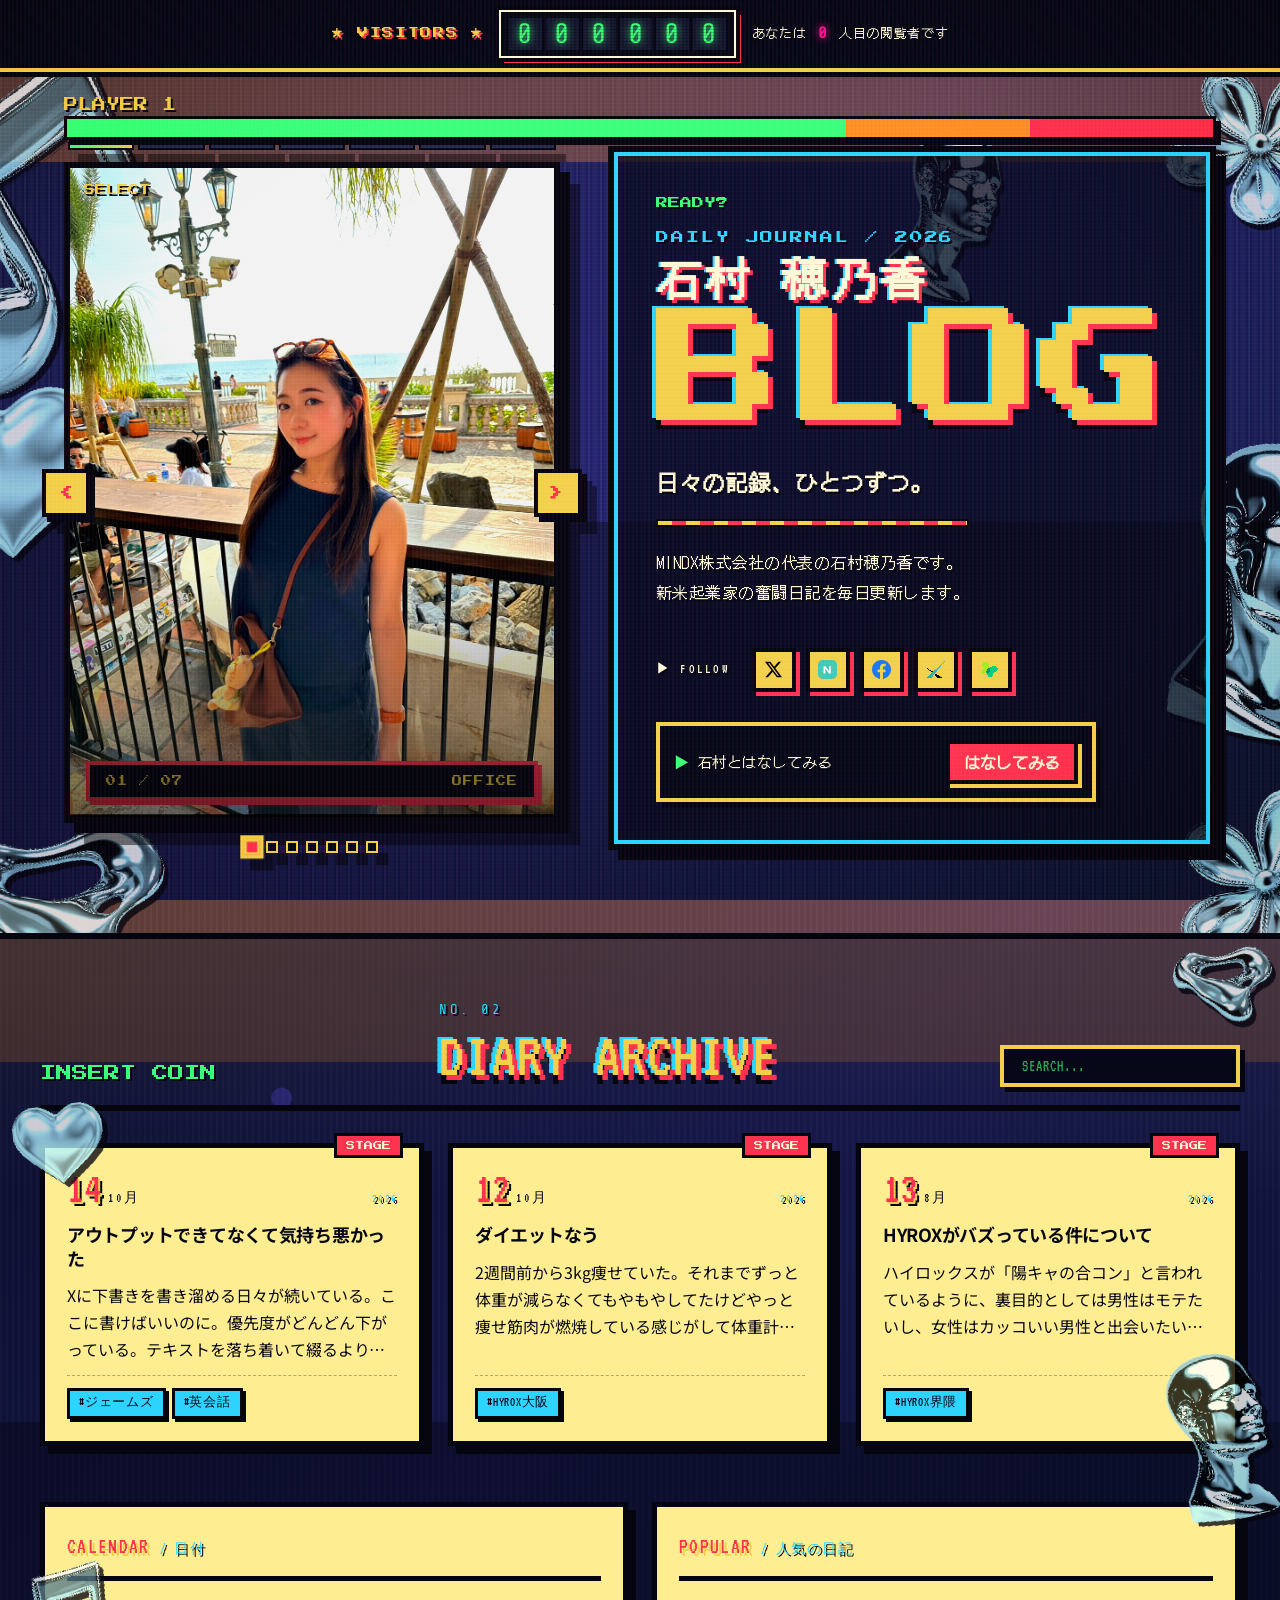
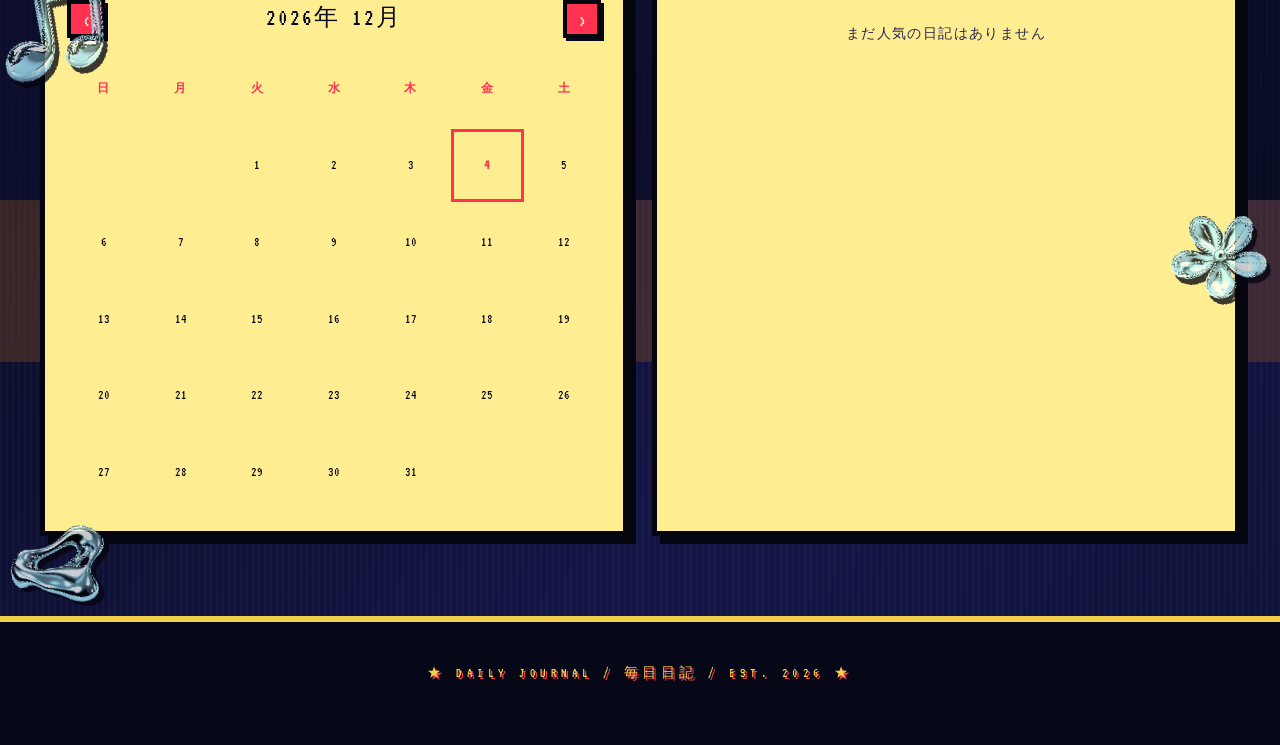
<file: index.html>
<!DOCTYPE html>
<html lang="ja">
<head>
    <meta charset="UTF-8">
    <meta name="viewport" content="width=device-width, initial-scale=1.0">
    <title>毎日日記</title>
    <link rel="icon" href="/favicon.ico?v=20260629" type="image/x-icon">
    <link rel="preconnect" href="https://fonts.googleapis.com">
    <link rel="preconnect" href="https://fonts.gstatic.com" crossorigin>
    <link href="https://fonts.googleapis.com/css2?family=DotGothic16&family=Inter:wght@400;500;700;900&family=Noto+Sans+JP:wght@400;500;700;900&family=Press+Start+2P&family=Share+Tech+Mono&family=Silkscreen:wght@400;700&family=VT323&display=swap" rel="stylesheet">
    <link rel="stylesheet" href="public.css">
</head>
<body>
    <div class="loader" id="loader">
        <div class="loader-text">LOADING<span class="loader-dots"><span>.</span><span>.</span><span>.</span></span></div>
    </div>

    <div class="star-rain" id="starRain" aria-hidden="true"></div>

    <div class="visitor-counter" aria-live="polite">
        <div class="counter-inner">
            <span class="counter-label-left">★ VISITORS ★</span>
            <div class="counter-display" id="counterDisplay">
                <span class="counter-digit">0</span><span class="counter-digit">0</span><span class="counter-digit">0</span><span class="counter-digit">0</span><span class="counter-digit">0</span><span class="counter-digit">0</span>
            </div>
            <span class="counter-label-right">あなたは <strong id="counterNumber">0</strong> 人目の閲覧者です</span>
        </div>
    </div>


    <header class="site-header">
        <div class="decoration-layer" aria-hidden="true">
            <div class="deco-item deco-h1 anim-float"><img src="images/decorations/deco-01-transparent.png" alt="" class="deco-image" onerror="this.parentElement.style.display='none'"></div>
            <div class="deco-item deco-h2 anim-float-slow" style="animation-delay:.4s"><img src="images/decorations/deco-02-transparent.png" alt="" class="deco-image" onerror="this.parentElement.style.display='none'"></div>
            <div class="deco-item deco-h3 anim-rotate" style="animation-delay:.8s"><img src="images/decorations/deco-05-transparent.png" alt="" class="deco-image" onerror="this.parentElement.style.display='none'"></div>
            <div class="deco-item deco-h4 anim-wiggle" style="animation-delay:1.2s"><img src="images/decorations/deco-06-transparent.png" alt="" class="deco-image" onerror="this.parentElement.style.display='none'"></div>
            <div class="deco-item deco-h5 anim-float-slow" style="animation-delay:1.6s"><img src="images/decorations/deco-07-transparent.png" alt="" class="deco-image" onerror="this.parentElement.style.display='none'"></div>
            <div class="deco-item deco-h6 anim-float" style="animation-delay:2.0s"><img src="images/decorations/deco-02-transparent.png" alt="" class="deco-image" onerror="this.parentElement.style.display='none'"></div>
            <div class="deco-item deco-h7 anim-rotate" style="animation-delay:2.4s"><img src="images/decorations/deco-01-transparent.png" alt="" class="deco-image" onerror="this.parentElement.style.display='none'"></div>
            <div class="deco-item deco-h8 anim-wiggle" style="animation-delay:2.8s"><img src="images/decorations/deco-06-transparent.png" alt="" class="deco-image" onerror="this.parentElement.style.display='none'"></div>
        </div>
        <div class="hero">
            <div class="profile-swiper" id="profileSwiper">
                <div class="indicator-bar" id="indicatorBar"></div>
                <div class="card-container">
                    <button class="nav-button nav-prev" id="swiperPrev" aria-label="前の画像">‹</button>
                    <button class="nav-button nav-next" id="swiperNext" aria-label="次の画像">›</button>
                    <div class="profile-card" id="profileCard">
                        <img id="heroPhoto" class="profile-image" alt="プロフィール写真" draggable="false">
                        <div class="like-stamp stamp-like" id="stampLike">NEXT →</div>
                        <div class="like-stamp stamp-nope" id="stampNope">← BACK</div>
                        <div class="card-caption">
                            <span class="caption-number" id="captionNumber">01 / 05</span>
                            <span class="caption-text" id="captionText">PROFILE</span>
                        </div>
                        <div class="swipe-hint" id="swipeHint">← SWIPE →</div>
                    </div>
                </div>
                <div class="dots" id="swiperDots"></div>
            </div>
            <div class="hero-content">
                <div class="hero-title-block">
                    <p class="hero-eyebrow">DAILY JOURNAL / 2026</p>
                    <h2 id="heroName" class="hero-name-jp">石村 穂乃香</h2>
                    <h1 class="hero-title-main">BLOG</h1>
                </div>
                <div class="hero-description-block">
                    <p class="hero-tagline">日々の記録、ひとつずつ。</p>
                    <div class="hero-divider"></div>
                    <p id="heroIntro" class="hero-bio"></p>
                </div>
                <div id="heroSocials" class="hero-socials"></div>
                <div class="hero-talk">
                    <span class="hero-talk-label">石村とはなしてみる</span>
                    <a class="hero-talk-button" href="https://calendar.app.google/o8dijueo3gUTo1wz8" target="_blank" rel="noopener noreferrer">はなしてみる</a>
                </div>
            </div>
        </div>
    </header>

    <div class="content-wrap">
        <div class="decoration-layer decoration-layer-content" aria-hidden="true">
            <div class="deco-item deco-c1 anim-float"><img src="images/decorations/deco-07-transparent.png" alt="" class="deco-image" onerror="this.parentElement.style.display='none'"></div>
            <div class="deco-item deco-c2 anim-wiggle" style="animation-delay:.5s"><img src="images/decorations/deco-05-transparent.png" alt="" class="deco-image" onerror="this.parentElement.style.display='none'"></div>
            <div class="deco-item deco-c3 anim-float-slow" style="animation-delay:1s"><img src="images/decorations/deco-06-transparent.png" alt="" class="deco-image" onerror="this.parentElement.style.display='none'"></div>
            <div class="deco-item deco-c4 anim-rotate" style="animation-delay:1.5s"><img src="images/decorations/deco-01-transparent.png" alt="" class="deco-image" onerror="this.parentElement.style.display='none'"></div>
            <div class="deco-item deco-c5 anim-float" style="animation-delay:2s"><img src="images/decorations/deco-02-transparent.png" alt="" class="deco-image" onerror="this.parentElement.style.display='none'"></div>
            <div class="deco-item deco-c6 anim-wiggle" style="animation-delay:2.5s"><img src="images/decorations/deco-07-transparent.png" alt="" class="deco-image" onerror="this.parentElement.style.display='none'"></div>
        </div>
        <main class="feed-wrap">
            <div class="feed-toolbar">
                <div class="feed-title-block">
                    <span class="feed-title-num">NO. 02</span>
                    <h2 class="feed-title">DIARY ARCHIVE</h2>
                </div>
                <input type="search" id="searchInput" class="feed-search" placeholder="SEARCH...">
            </div>
            <div id="feed" class="feed"></div>
            <div id="emptyState" class="feed-empty" hidden>NO ENTRIES YET</div>
        </main>

        <aside class="widgets-row">
            <section class="side-block">
                <h3 class="side-title">CALENDAR<span class="side-title-en">/ 日付</span></h3>
                <div class="calendar">
                    <div class="calendar-head">
                        <button id="prevMonth" class="cal-nav" aria-label="前の月">‹</button>
                        <div id="calLabel" class="cal-label"></div>
                        <button id="nextMonth" class="cal-nav" aria-label="次の月">›</button>
                    </div>
                    <div class="calendar-grid" id="calGrid"></div>
                </div>
            </section>

            <section class="side-block">
                <h3 class="side-title">POPULAR<span class="side-title-en">/ 人気の日記</span></h3>
                <ul id="popularList" class="popular-list"></ul>
            </section>
        </aside>
    </div>

    <footer class="site-footer">
        <span class="footer-text">★ DAILY JOURNAL / 毎日日記 / EST. 2026 ★</span>
    </footer>

    <div id="readerModal" class="reader-modal" hidden>
        <div class="reader-overlay"></div>
        <article class="reader-card">
            <button class="reader-close" id="readerClose" aria-label="閉じる">×</button>
            <div class="reader-date" id="readerDate"></div>
            <h2 class="reader-title" id="readerTitle" hidden></h2>
            <div class="reader-images" id="readerImages" hidden></div>
            <div class="reader-body" id="readerBody"></div>
            <div class="reader-tags" id="readerTags"></div>
            <div class="reader-actions">
                <button id="readerLike" class="reader-like" aria-pressed="false">
                    <span class="heart">♡</span>
                    <span id="readerLikeCount">0</span>
                </button>
            </div>
        </article>
    </div>

    <script src="public.js"></script>
</body>
</html>
</file>
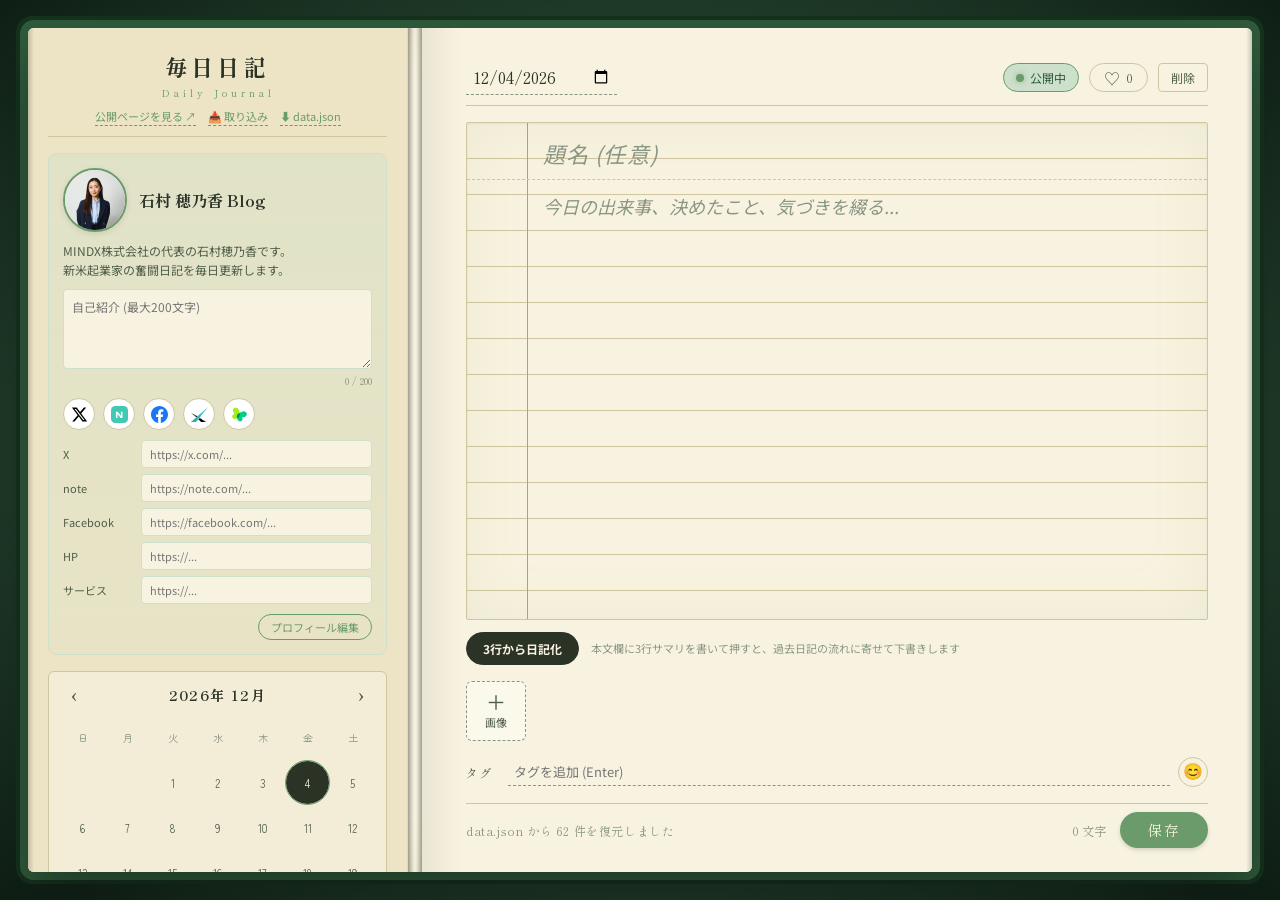
<file: edit.html>
<!DOCTYPE html>
<html lang="ja">
<head>
    <meta charset="UTF-8">
    <meta name="viewport" content="width=device-width, initial-scale=1.0">
    <title>毎日日記</title>
    <link rel="icon" href="/favicon.ico?v=20260629" type="image/x-icon">
    <link rel="preconnect" href="https://fonts.googleapis.com">
    <link rel="preconnect" href="https://fonts.gstatic.com" crossorigin>
    <link href="https://fonts.googleapis.com/css2?family=Noto+Sans+JP:wght@400;500;700;900&family=Shippori+Mincho:wght@500;700&family=Zen+Maru+Gothic:wght@400;500;700&display=swap" rel="stylesheet">
    <link rel="stylesheet" href="style.css">
</head>
<body>
    <div class="desk">
        <div class="book">
            <aside class="left-page">
                <header class="brand">
                    <div class="brand-title">毎日日記</div>
                    <div class="brand-sub">Daily Journal</div>
                    <div class="brand-tools">
                        <a href="index.html" target="_blank" class="public-link">公開ページを見る ↗</a>
                        <button id="importBtn" type="button" class="public-link as-button" title="data.json から日記とプロフィールを取り込み（復元）">📥 取り込み</button>
                        <button id="exportBtn" type="button" class="public-link as-button" title="日記とプロフィールを data.json にエクスポート">⬇ data.json</button>
                    </div>
                </header>

                <section class="profile-card">
                    <div class="profile-top">
                        <div class="profile-photo-wrap" id="photoWrap" title="クリックで写真を変更">
                            <img id="profilePhoto" class="profile-photo" alt="プロフィール写真">
                            <div class="photo-overlay">変更</div>
                            <input type="file" id="photoInput" accept="image/*" hidden>
                        </div>
                        <div class="profile-head">
                            <div class="profile-name" id="profileNameView">名前を設定</div>
                            <input type="text" id="profileNameInput" class="profile-name-input" maxlength="40" placeholder="お名前" hidden>
                        </div>
                    </div>

                    <p class="profile-intro" id="profileIntroView">自己紹介を書きましょう</p>
                    <div class="intro-edit-wrap" hidden>
                        <textarea id="profileIntroInput" class="profile-intro-input" maxlength="200" placeholder="自己紹介 (最大200文字)"></textarea>
                        <div class="intro-count"><span id="introCount">0</span> / 200</div>
                    </div>

                    <div class="profile-socials" id="socialsView"></div>
                    <div class="socials-edit" id="socialsEdit" hidden>
                        <label><span>X</span><input type="url" data-key="twitter" placeholder="https://x.com/..."></label>
                        <label><span>note</span><input type="url" data-key="note" placeholder="https://note.com/..."></label>
                        <label><span>Facebook</span><input type="url" data-key="facebook" placeholder="https://facebook.com/..."></label>
                        <label><span>HP</span><input type="url" data-key="hp" placeholder="https://..."></label>
                        <label><span>サービス</span><input type="url" data-key="service" placeholder="https://..."></label>
                    </div>

                    <div class="profile-actions">
                        <button id="profileEditBtn" class="ghost-btn">プロフィール編集</button>
                        <button id="profileSaveBtn" class="primary-btn-sm" hidden>保存</button>
                        <button id="profileCancelBtn" class="ghost-btn" hidden>キャンセル</button>
                    </div>
                </section>

                <section class="calendar">
                    <div class="calendar-head">
                        <button id="prevMonth" class="cal-nav" aria-label="前の月">‹</button>
                        <div id="calLabel" class="cal-label"></div>
                        <button id="nextMonth" class="cal-nav" aria-label="次の月">›</button>
                    </div>
                    <div class="calendar-grid" id="calGrid"></div>
                </section>

                <section class="search-block">
                    <input type="search" id="searchInput" placeholder="日記・タグを検索...">
                </section>

                <section class="entries-block">
                    <div class="entries-head">
                        <span>過去の日記</span>
                        <button id="newBtn" class="ghost-btn" title="新しい日記">＋ 新規</button>
                    </div>
                    <ul id="entriesList" class="entries-list"></ul>
                </section>
            </aside>

            <div class="binding"></div>

            <main class="right-page">
                <div class="page-toolbar">
                    <input type="date" id="dateInput" class="date-field">
                    <div class="toolbar-spacer"></div>
                    <button id="publishBtn" class="publish-btn" aria-pressed="false" title="公開状態を切り替え">
                        <span class="publish-dot"></span>
                        <span id="publishLabel">下書き</span>
                    </button>
                    <button id="likeBtn" class="like-btn" aria-pressed="false" title="いいね">
                        <span class="heart">♡</span>
                        <span id="likeCount" class="like-count">0</span>
                    </button>
                    <button id="deleteBtn" class="icon-btn danger" title="削除">削除</button>
                </div>

                <div class="paper">
                    <input type="text" id="titleInput" class="title-input" placeholder="題名 (任意)" maxlength="80">
                    <textarea id="entryInput" class="entry-input" placeholder="今日の出来事、決めたこと、気づきを綴る..." spellcheck="false"></textarea>
                </div>

                <div class="summary-tools">
                    <button id="expandSummaryBtn" class="summary-btn" type="button">3行から日記化</button>
                    <span class="summary-hint">本文欄に3行サマリを書いて押すと、過去日記の流れに寄せて下書きします</span>
                </div>

                <div class="image-strip" id="imageStrip">
                    <button id="addImageBtn" class="add-image-btn" type="button" title="画像を追加">
                        <span class="plus">＋</span>
                        <span>画像</span>
                    </button>
                    <input type="file" id="imageInput" accept="image/*" multiple hidden>
                </div>

                <div class="tag-row">
                    <span class="tag-label">タグ</span>
                    <div id="tagChips" class="tag-chips"></div>
                    <input type="text" id="tagInput" class="tag-input" placeholder="タグを追加 (Enter)">
                    <div class="emoji-wrap">
                        <button id="emojiBtn" class="emoji-btn" type="button" title="絵文字を挿入">😊</button>
                        <div id="emojiPicker" class="emoji-picker" hidden></div>
                    </div>
                </div>

                <footer class="page-footer">
                    <div id="statusText" class="status-text">新しい日記</div>
                    <div class="footer-right">
                        <span id="charCount" class="char-count">0 文字</span>
                        <button id="saveBtn" class="save-btn">保存</button>
                    </div>
                </footer>
            </main>
        </div>
    </div>

    <script src="script.js"></script>
</body>
</html>
</file>
<file: public.css>
/* ============================================================
   Y2K Cyber Editorial — Daily Journal
   Lime green base + red pixel typography + 3D iridescent decor
   ============================================================ */

* { margin: 0; padding: 0; box-sizing: border-box; }

:root {
    --bg-green: #b8dc3c;
    --bg-yellow: #e8e54a;
    --bg-mist: #cee85a;
    --accent-red: #c8202a;
    --accent-red-deep: #8a1219;
    --white: #ffffff;
    --cream: #fdfbe8;
    --marble-purple: #9b7bb8;
    --marble-pink: #ff9ec7;
    --marble-cyan: #88d9e8;
    --shocking-pink: #ff1493;
    --text-dark: #1a1a1a;
    --text-soft: #3a3a3a;
    --line: rgba(26, 26, 26, 0.18);
    --shadow-card: 0 4px 0 rgba(26, 26, 26, 0.18);
}

@keyframes float-y {
    0%, 100% { transform: translateY(0) rotate(var(--rot, 0deg)); }
    50%      { transform: translateY(-14px) rotate(calc(var(--rot, 0deg) + 4deg)); }
}
@keyframes float-y-soft {
    0%, 100% { transform: translateY(0) rotate(var(--rot, 0deg)); }
    50%      { transform: translateY(-8px) rotate(calc(var(--rot, 0deg) - 3deg)); }
}
@keyframes dot-blink {
    0%, 80%, 100% { opacity: 0; }
    40%           { opacity: 1; }
}
@keyframes fade-up {
    0%   { opacity: 0; transform: translateY(16px); }
    100% { opacity: 1; transform: translateY(0); }
}
@keyframes shift-bg {
    0%, 100% { background-position: 0% 50%; }
    50%      { background-position: 100% 50%; }
}
@keyframes particle-fly {
    0%   { transform: translate(0, 0) scale(1); opacity: 1; }
    100% { transform: translate(var(--dx), var(--dy)) scale(0.2); opacity: 0; }
}

html, body { height: 100%; }

body {
    font-family: 'Noto Sans JP', 'Inter', sans-serif;
    color: var(--text-dark);
    line-height: 1.6;
    min-height: 100vh;
    font-weight: 400;
    -webkit-font-smoothing: antialiased;
    -moz-osx-font-smoothing: grayscale;
    background: #ffff00;
    background-attachment: fixed;
    overflow-x: hidden;
    position: relative;
}

/* fine grid overlay + grain */
body::before {
    content: "";
    position: fixed;
    inset: 0;
    pointer-events: none;
    z-index: 1;
    background-image:
        linear-gradient(to right, rgba(255,255,255,0.12) 1px, transparent 1px),
        linear-gradient(to bottom, rgba(255,255,255,0.12) 1px, transparent 1px);
    background-size: 32px 32px;
}
body::after {
    content: "";
    position: fixed;
    inset: 0;
    pointer-events: none;
    z-index: 2;
    background-image: url("data:image/svg+xml;utf8,<svg xmlns='http://www.w3.org/2000/svg' width='160' height='160'><filter id='n'><feTurbulence type='fractalNoise' baseFrequency='0.85' numOctaves='2'/><feColorMatrix values='0 0 0 0 0  0 0 0 0 0  0 0 0 0 0  0 0 0 0.5 0'/></filter><rect width='160' height='160' filter='url(%23n)' opacity='0.18'/></svg>");
    opacity: 0.4;
    mix-blend-mode: multiply;
}

/* ============================================================
   Loader
   ============================================================ */
.loader {
    position: fixed;
    inset: 0;
    background: var(--bg-green);
    z-index: 9999;
    display: flex;
    align-items: center;
    justify-content: center;
    transition: opacity 0.6s ease, visibility 0.6s ease;
}
.loader.loaded {
    opacity: 0;
    visibility: hidden;
    pointer-events: none;
}
.loader-text {
    font-family: 'VT323', 'Silkscreen', monospace;
    font-size: clamp(28px, 6vw, 48px);
    font-weight: 400;
    color: var(--accent-red);
    letter-spacing: 0.18em;
    text-transform: uppercase;
    display: flex;
    align-items: center;
    text-shadow: 3px 3px 0 var(--text-dark);
}
.loader-text::before,
.loader-text::after {
    content: "✦";
    display: inline-block;
    margin: 0 0.45em;
    color: var(--shocking-pink);
    text-shadow: 0 0 10px var(--shocking-pink), 0 0 18px rgba(255, 20, 147, 0.55);
    animation: loader-sparkle-spin 1.6s linear infinite;
    font-size: 0.85em;
}
.loader-text::after { animation-delay: -0.8s; }
@keyframes loader-sparkle-spin {
    0%   { transform: rotate(0deg) scale(0.85); }
    50%  { transform: rotate(180deg) scale(1.2); }
    100% { transform: rotate(360deg) scale(0.85); }
}
.loader-dots {
    display: inline-flex;
    margin-left: 0.4em;
    gap: 0.05em;
    width: 1.6em;
}
.loader-dots span {
    display: inline-block;
    opacity: 0;
    animation: dot-blink 1.2s infinite;
}
.loader-dots span:nth-child(2) { animation-delay: 0.2s; }
.loader-dots span:nth-child(3) { animation-delay: 0.4s; }

/* ============================================================
   3D Decorative Objects
   ============================================================ */
.deco {
    position: fixed;
    pointer-events: none;
    z-index: 3;
    user-select: none;
}
.deco-heart {
    top: 14%;
    right: 4%;
    font-size: 110px;
    line-height: 1;
    background: conic-gradient(from 120deg,
        var(--marble-purple), var(--bg-green),
        var(--marble-pink), var(--marble-purple),
        var(--marble-cyan), var(--marble-purple));
    -webkit-background-clip: text;
    background-clip: text;
    color: transparent;
    filter:
        drop-shadow(4px 4px 0 var(--text-dark))
        drop-shadow(0 8px 16px rgba(155, 123, 184, 0.6));
    --rot: -12deg;
    animation: float-y 5s ease-in-out infinite;
}
.deco-bubble {
    bottom: 8%;
    left: 3%;
    width: 130px;
    height: 130px;
    border-radius: 50%;
    background:
        radial-gradient(circle at 30% 30%, white 0%, transparent 40%),
        radial-gradient(circle at 70% 65%, var(--marble-cyan) 0%, transparent 50%),
        radial-gradient(circle at 50% 50%, rgba(255,255,255,0.4), rgba(155,123,184,0.3) 60%, transparent 100%);
    border: 2px solid white;
    filter: drop-shadow(0 10px 20px rgba(0,0,0,0.18));
    --rot: 8deg;
    animation: float-y-soft 6s ease-in-out infinite;
}
/* SVG Y2K stamps */
.stamp {
    position: fixed;
    pointer-events: none;
    z-index: 3;
    user-select: none;
    filter: drop-shadow(3px 4px 0 rgba(0, 0, 0, 0.4));
}
.stamp-chrome-star {
    top: 18%;
    right: 3%;
    width: 78px;
    height: 78px;
    --rot: -10deg;
    animation: float-y 5s ease-in-out infinite;
}
.stamp-cyber-flower {
    bottom: 14%;
    left: 6%;
    width: 88px;
    height: 88px;
    --rot: 8deg;
    animation: float-y-soft 6s ease-in-out infinite;
}
.stamp-checker-heart {
    top: 44%;
    right: 13%;
    width: 70px;
    height: 64px;
    --rot: 14deg;
    animation: float-y 4.5s ease-in-out infinite;
}
.stamp-sparkle {
    top: 30%;
    left: 5%;
    width: 58px;
    height: 58px;
    --rot: -15deg;
    animation: float-y-soft 5.5s ease-in-out infinite;
}

@media (max-width: 900px) {
    .deco-heart { font-size: 70px; right: 3%; }
    .deco-bubble { width: 80px; height: 80px; }
    .stamp-chrome-star { width: 56px; height: 56px; top: 12%; }
    .stamp-cyber-flower { width: 64px; height: 64px; bottom: 8%; }
    .stamp-checker-heart { width: 50px; height: 46px; right: 4%; top: 30%; }
    .stamp-sparkle { width: 42px; height: 42px; }
}

/* ============================================================
   Hero
   ============================================================ */
.site-header {
    position: relative;
    z-index: 5;
    padding: 80px 5vw;
    min-height: 70vh;
    animation: fade-up 0.7s ease 0.2s both;
    overflow: hidden;
}

/* ===== Decoration Layer (chrome PNG objects) ===== */
.decoration-layer {
    position: absolute;
    inset: 0;
    pointer-events: none;
    overflow: hidden;
    z-index: 1;
}
.deco-item {
    position: absolute;
    will-change: transform;
}
.deco-image {
    width: 100%;
    height: auto;
    display: block;
    filter: drop-shadow(8px 12px 16px rgba(0, 0, 0, 0.25));
}
/* Hero decorations - hugging the left/right edges, bleeding off-screen */
.deco-h1 { top: -3%;      left: -7%;     width: clamp(160px, 20vw, 260px); transform: rotate(-12deg); }
.deco-h2 { top: -2%;      right: -6%;    width: clamp(130px, 15vw, 210px); transform: rotate(14deg); }
.deco-h3 { top: 34%;      left: -8%;     width: clamp(140px, 17vw, 230px); transform: rotate(-4deg); }
.deco-h4 { top: 42%;      right: -6%;    width: clamp(120px, 14vw, 200px); transform: rotate(10deg); }
.deco-h5 { bottom: -60px; left: -5%;     width: clamp(150px, 18vw, 240px); transform: rotate(8deg); }
.deco-h6 { bottom: -40px; right: -7%;    width: clamp(140px, 16vw, 220px); transform: rotate(-11deg); }
.deco-h7 { bottom: 18%;   left: 16%;     width: clamp(80px, 9vw, 130px);  transform: rotate(-16deg); }
.deco-h8 { top: 6%;       right: 22%;    width: clamp(70px, 8vw, 110px);  transform: rotate(15deg); }

/* Content decorations - sprinkled along the feed/widgets */
.decoration-layer-content {
    position: absolute;
    inset: 0;
    pointer-events: none;
    z-index: 1;
}
/* Stay fully inside the container — no negative offsets */
.deco-c1 { top: 0;      right: 8px;   width: clamp(70px, 8vw, 110px); transform: rotate(10deg); }
.deco-c2 { top: 12%;    left: 8px;    width: clamp(70px, 8vw, 110px); transform: rotate(-7deg); }
.deco-c3 { top: 32%;    right: 8px;   width: clamp(70px, 8vw, 110px); transform: rotate(-12deg); }
.deco-c4 { top: 48%;    left: 8px;    width: clamp(70px, 8vw, 110px); transform: rotate(8deg); }
.deco-c5 { top: 68%;    right: 8px;   width: clamp(70px, 8vw, 110px); transform: rotate(13deg); }
.deco-c6 { bottom: 8px; left: 8px;    width: clamp(70px, 8vw, 110px); transform: rotate(-9deg); }

.content-wrap { position: relative; }

@keyframes deco-float {
    0%, 100% { transform: translateY(0) rotate(0deg); }
    50%      { transform: translateY(-20px) rotate(2deg); }
}
@keyframes deco-float-slow {
    0%, 100% { transform: translateY(0) rotate(0deg); }
    50%      { transform: translateY(-30px) rotate(-3deg); }
}
@keyframes deco-rotate {
    0%, 100% { transform: rotate(0deg) scale(1); }
    50%      { transform: rotate(15deg) scale(1.05); }
}
@keyframes deco-wiggle {
    0%, 100% { transform: rotate(-3deg) translateY(0); }
    50%      { transform: rotate(3deg) translateY(-10px); }
}
.anim-float       { animation: deco-float 5s ease-in-out infinite; }
.anim-float-slow  { animation: deco-float-slow 7s ease-in-out infinite; }
.anim-rotate      { animation: deco-rotate 8s ease-in-out infinite; }
.anim-wiggle      { animation: deco-wiggle 4s ease-in-out infinite; }

@media (max-width: 768px) {
    .deco-h3, .deco-h4, .deco-h7, .deco-h8 { display: none; }
    .deco-c2, .deco-c4, .deco-c6 { display: none; }
    .deco-h1 { width: 130px; }
    .deco-h2 { width: 90px; }
    .deco-h5 { width: 110px; bottom: -30px; }
    .deco-h6 { width: 80px; }
}
@media (prefers-reduced-motion: reduce) {
    .anim-float, .anim-float-slow, .anim-rotate, .anim-wiggle { animation: none; }
}

/* hero content sits above decoration */
.hero { position: relative; z-index: 10; }
.hero {
    max-width: 1320px;
    margin: 0 auto;
    display: grid;
    grid-template-columns: 1fr 1fr;
    gap: 48px;
    align-items: center;
}

/* ===== Profile Swiper (matching-app style) ===== */
.profile-swiper {
    position: relative;
    width: 100%;
    max-width: 480px;
    margin: 0 auto;
    user-select: none;
}
.indicator-bar {
    display: flex;
    gap: 4px;
    margin-bottom: 12px;
    padding: 0 4px;
}
.indicator-segment {
    flex: 1;
    height: 4px;
    background: rgba(0, 0, 0, 0.22);
    border-radius: 2px;
    overflow: hidden;
    position: relative;
    transition: background 0.3s;
}
.indicator-segment.past { background: var(--accent-red); }
.indicator-segment.active::after {
    content: '';
    position: absolute;
    inset: 0;
    background: var(--accent-red);
    transform: translateX(-100%);
    animation: fillBar 4s linear forwards;
}
@keyframes fillBar {
    to { transform: translateX(0); }
}

.card-container {
    position: relative;
    aspect-ratio: 3 / 4;
    perspective: 1000px;
}
.profile-card {
    position: absolute;
    inset: 0;
    border-radius: 24px;
    overflow: hidden;
    cursor: grab;
    border: 3px solid var(--text-dark);
    box-shadow: 8px 8px 0 var(--accent-red), 8px 8px 0 4px var(--text-dark);
    background: var(--bg-mist);
    touch-action: pan-y;
    transition: transform 0.32s cubic-bezier(.2,.8,.3,1.2), opacity 0.28s ease;
}
.profile-card.dragging { transition: none; cursor: grabbing; }
.profile-card.exit-left  { transform: translateX(-460px) rotate(-18deg); opacity: 0; }
.profile-card.exit-right { transform: translateX(460px) rotate(18deg); opacity: 0; }
.profile-card.enter-from-right { transform: translateX(460px) rotate(18deg); opacity: 0; transition: none; }
.profile-card.enter-from-left  { transform: translateX(-460px) rotate(-18deg); opacity: 0; transition: none; }

.profile-image {
    position: absolute;
    inset: 0;
    width: 100%;
    height: 100%;
    object-fit: cover;
    display: block;
    filter: sepia(0.3) hue-rotate(40deg) saturate(1.4) contrast(1.1);
    pointer-events: none;
}

.card-caption {
    position: absolute;
    bottom: 16px;
    left: 16px;
    right: 16px;
    display: flex;
    justify-content: space-between;
    align-items: center;
    background: rgba(0, 0, 0, 0.7);
    backdrop-filter: blur(8px);
    -webkit-backdrop-filter: blur(8px);
    padding: 8px 16px;
    border-radius: 999px;
    border: 2px solid var(--accent-red);
    pointer-events: none;
}
.caption-number, .caption-text {
    font-family: 'Press Start 2P', monospace;
    font-size: 10px;
    color: var(--white);
    letter-spacing: 0.1em;
}
.caption-text { color: var(--accent-red); }

.swipe-hint {
    position: absolute;
    top: 50%;
    left: 50%;
    transform: translate(-50%, -50%);
    font-family: 'Press Start 2P', monospace;
    font-size: 16px;
    color: var(--white);
    background: rgba(0, 0, 0, 0.65);
    padding: 12px 22px;
    border-radius: 999px;
    border: 2px solid var(--accent-red);
    pointer-events: none;
    text-shadow: 2px 2px 0 var(--accent-red);
    animation: hint-fade 4.5s ease forwards;
}
@keyframes hint-fade {
    0%, 50%   { opacity: 1; }
    100%      { opacity: 0; visibility: hidden; }
}

.like-stamp {
    position: absolute;
    top: 22px;
    font-family: 'Press Start 2P', monospace;
    font-size: 22px;
    padding: 10px 18px;
    border: 4px solid var(--accent-red);
    border-radius: 8px;
    color: var(--accent-red);
    background: rgba(255, 255, 255, 0.92);
    pointer-events: none;
    opacity: 0;
    transition: opacity 0.15s ease;
    text-shadow: 2px 2px 0 var(--text-dark);
    z-index: 5;
}
.stamp-like { right: 18px; transform: rotate(14deg); }
.stamp-nope { left: 18px; transform: rotate(-14deg); border-color: var(--text-dark); color: var(--text-dark); }

.nav-button {
    position: absolute;
    top: 50%;
    transform: translateY(-50%);
    width: 48px;
    height: 48px;
    border-radius: 50%;
    background: var(--white);
    border: 3px solid var(--text-dark);
    box-shadow: 4px 4px 0 var(--accent-red);
    font-family: 'Press Start 2P', monospace;
    font-size: 20px;
    color: var(--accent-red);
    cursor: pointer;
    display: flex;
    align-items: center;
    justify-content: center;
    transition: transform 0.2s, box-shadow 0.2s;
    z-index: 10;
    line-height: 1;
    padding: 0;
}
.nav-button:hover {
    transform: translateY(-50%) scale(1.08);
    box-shadow: 6px 6px 0 var(--accent-red);
}
.nav-button:active {
    transform: translateY(-50%) scale(0.94);
    box-shadow: 2px 2px 0 var(--accent-red);
}
.nav-prev { left: -22px; }
.nav-next { right: -22px; }

@media (max-width: 640px) {
    .nav-button { display: none; }
    .nav-prev, .nav-next { display: none; }
}

.dots {
    display: flex;
    justify-content: center;
    gap: 8px;
    margin-top: 18px;
}
.dot {
    width: 12px;
    height: 12px;
    border-radius: 50%;
    background: transparent;
    border: 2px solid var(--accent-red);
    cursor: pointer;
    padding: 0;
    transition: all 0.25s;
}
.dot.active {
    background: var(--accent-red);
    transform: scale(1.3);
    box-shadow: 0 0 0 2px var(--text-dark);
}
.dot:hover { transform: scale(1.18); }

.hero-content {
    display: flex;
    flex-direction: column;
    align-items: flex-start;
    text-align: left;
    gap: 28px;
}
.hero-content > * { margin: 0; }

/* === Title block (3 lines) === */
.hero-title-block {
    display: flex;
    flex-direction: column;
    align-items: flex-start;
    gap: 8px;
}
.hero-eyebrow {
    font-family: 'Press Start 2P', monospace;
    font-size: clamp(10px, 1vw, 14px);
    color: var(--accent-red);
    letter-spacing: 0.15em;
    line-height: 1.4;
}
.hero-name-jp {
    font-family: 'DotGothic16', monospace;
    font-size: clamp(28px, 3.5vw, 48px);
    color: var(--accent-red);
    font-weight: 700;
    letter-spacing: 0.1em;
    line-height: 1;
    text-shadow: 3px 3px 0 #000;
    white-space: nowrap;
}
.hero-title-main {
    font-family: 'Press Start 2P', monospace;
    font-size: clamp(72px, 10vw, 140px);
    color: var(--accent-red);
    letter-spacing: 0.05em;
    line-height: 1;
    text-shadow: 5px 5px 0 #000;
    white-space: nowrap;
    font-weight: 400;
}

/* === Description block (tagline + divider + bio) === */
.hero-description-block {
    display: flex;
    flex-direction: column;
    align-items: flex-start;
    gap: 16px;
    max-width: 520px;
}
.hero-tagline {
    font-family: 'DotGothic16', monospace;
    font-size: clamp(16px, 1.8vw, 22px);
    color: var(--accent-red);
    font-weight: 700;
    letter-spacing: 0.05em;
    text-shadow: 2px 2px 0 #000;
}
.hero-divider {
    width: 80px;
    height: 0;
    border-top: 2px dashed var(--accent-red);
    margin: 4px 0;
}
.hero-bio {
    font-family: 'DotGothic16', monospace;
    font-size: clamp(13px, 1.3vw, 16px);
    color: var(--accent-red);
    font-weight: 400;
    line-height: 1.9;
    letter-spacing: 0.03em;
    text-shadow: none;
    white-space: pre-wrap;
}

/* ============================================================
   Social Icons
   ============================================================ */
.hero-socials {
    display: flex;
    flex-wrap: wrap;
    gap: 10px;
    margin-top: 12px;
    align-items: center;
}
.hero-socials::before {
    content: "▶ FOLLOW";
    font-family: 'VT323', monospace;
    font-size: 14px;
    letter-spacing: 0.16em;
    color: var(--text-dark);
    margin-right: 12px;
}
.social-icon {
    width: 44px;
    height: 44px;
    display: inline-flex;
    align-items: center;
    justify-content: center;
    background: var(--white);
    border: 2px solid var(--text-dark);
    border-radius: 50%;
    text-decoration: none;
    color: var(--text-dark);
    transition: all 0.2s ease;
    box-shadow: 3px 3px 0 var(--text-dark);
}
.social-icon svg,
.social-icon img { width: 19px; height: 19px; display: block; object-fit: contain; }
.social-icon:hover {
    background: var(--accent-red);
    color: var(--white);
    transform: translate(-2px, -2px);
    box-shadow: 5px 5px 0 var(--text-dark);
}

/* ============================================================
   Layout
   ============================================================ */
.content-wrap {
    max-width: 1320px;
    margin: 0 auto;
    padding: 60px 40px 80px;
    position: relative;
    z-index: 5;
}

/* ============================================================
   Feed
   ============================================================ */
.feed-wrap { animation: fade-up 0.7s ease 0.4s both; }

.feed-toolbar {
    display: flex;
    justify-content: space-between;
    align-items: flex-end;
    margin-bottom: 32px;
    padding-bottom: 18px;
    border-bottom: 2px solid var(--text-dark);
    gap: 14px;
    flex-wrap: wrap;
}
.feed-title-block {
    display: flex;
    flex-direction: column;
    gap: 4px;
}
.feed-title-num {
    font-family: 'Share Tech Mono', 'VT323', monospace;
    font-size: 14px;
    letter-spacing: 0.18em;
    background: linear-gradient(135deg, #ff1493 0%, #ffd700 30%, #00ff7f 55%, #00bfff 80%, #ff69b4 100%);
    -webkit-background-clip: text;
    background-clip: text;
    -webkit-text-fill-color: transparent;
    -webkit-text-stroke: 1px var(--text-dark);
    paint-order: stroke fill;
}
.feed-title {
    font-family: 'VT323', 'Silkscreen', monospace;
    font-size: clamp(36px, 5vw, 64px);
    font-weight: 400;
    color: var(--accent-red);
    line-height: 0.95;
    letter-spacing: -0.01em;
    text-shadow: 3px 3px 0 var(--text-dark);
}
.feed-search {
    padding: 9px 18px;
    background: var(--white);
    border: 2px solid var(--text-dark);
    border-radius: 999px;
    font-family: 'VT323', monospace;
    font-size: 16px;
    color: var(--text-dark);
    width: 240px;
    transition: all 0.2s;
    letter-spacing: 0.06em;
    box-shadow: 3px 3px 0 var(--text-dark);
}
.feed-search::placeholder { color: var(--text-soft); }
.feed-search:focus {
    outline: none;
    border-color: var(--accent-red);
}

.feed {
    display: grid;
    grid-template-columns: repeat(3, 1fr);
    gap: 24px;
}

.feed-card {
    background: var(--white);
    padding: 22px;
    cursor: pointer;
    border: 2px solid var(--text-dark);
    border-radius: 16px;
    transition: all 0.25s;
    display: flex;
    flex-direction: column;
    gap: 14px;
    box-shadow: 5px 5px 0 var(--text-dark);
    position: relative;
    animation: fade-up 0.5s ease both;
}
.feed-card:hover {
    transform: translate(-3px, -5px);
    box-shadow: 10px 10px 0 var(--text-dark);
}
.feed-card:hover .feed-card-cover img {
    transform: scale(1.05);
}

/* date as small badge top-left, larger pixel font */
.feed-card-date {
    display: flex;
    align-items: baseline;
    gap: 8px;
    border: none;
    padding: 0;
    margin: 0;
    font-family: 'VT323', monospace;
}
.feed-card-day {
    font-family: 'VT323', monospace;
    font-size: 44px;
    line-height: 0.9;
    font-weight: 400;
    letter-spacing: -0.03em;
    background: linear-gradient(135deg, #ff1493 0%, #ffd700 30%, #00ff7f 55%, #00bfff 80%, #ff69b4 100%);
    -webkit-background-clip: text;
    background-clip: text;
    -webkit-text-fill-color: transparent;
    -webkit-text-stroke: 1.5px var(--text-dark);
    paint-order: stroke fill;
}
.feed-card-month {
    font-family: 'VT323', monospace;
    font-size: 14px;
    color: var(--text-dark);
    letter-spacing: 0.12em;
    text-transform: uppercase;
}
.feed-card-year {
    font-family: 'VT323', monospace;
    font-size: 12px;
    color: var(--text-soft);
    letter-spacing: 0.1em;
    margin-left: auto;
}

.feed-card-main {
    display: flex;
    flex-direction: column;
    gap: 12px;
    flex: 1;
}

.feed-card-cover {
    position: relative;
    width: 100%;
    border-radius: 10px;
    overflow: hidden;
    aspect-ratio: 4 / 3;
    background: var(--bg-mist);
    border: 2px solid var(--text-dark);
}
.feed-card-cover img {
    width: 100%;
    height: 100%;
    object-fit: cover;
    display: block;
    transition: transform 0.4s ease;
}
.feed-card-cover-count {
    position: absolute;
    bottom: 8px;
    right: 8px;
    background: var(--accent-red);
    color: var(--white);
    padding: 3px 9px;
    font-family: 'VT323', monospace;
    font-size: 12px;
    letter-spacing: 0.06em;
    border-radius: 4px;
}

.feed-card-title {
    font-family: 'Inter', 'Noto Sans JP', sans-serif;
    font-size: 18px;
    font-weight: 900;
    color: var(--text-dark);
    line-height: 1.3;
    letter-spacing: -0.015em;
}

.feed-card-body {
    font-family: 'Noto Sans JP', 'Hiragino Sans', 'Hiragino Kaku Gothic ProN', sans-serif;
    font-size: 15px;
    color: var(--text-soft);
    line-height: 1.7;
    display: -webkit-box;
    -webkit-line-clamp: 3;
    -webkit-box-orient: vertical;
    overflow: hidden;
    white-space: pre-wrap;
    word-wrap: break-word;
    letter-spacing: 0;
}
.feed-card-body a, .reader-body a {
    color: var(--accent-red);
    text-decoration: none;
    border-bottom: 1.5px solid var(--accent-red);
    word-break: break-all;
    font-weight: 700;
    transition: all 0.2s;
}
.feed-card-body a:hover, .reader-body a:hover {
    background: var(--shocking-pink);
    color: var(--white);
    box-shadow: 0 0 12px rgba(255, 20, 147, 0.55);
}

.feed-card-meta {
    margin-top: auto;
    padding-top: 12px;
    border-top: 1px dashed var(--line);
    display: flex;
    justify-content: space-between;
    align-items: center;
    flex-wrap: wrap;
    gap: 8px;
}
.feed-tags { display: flex; flex-wrap: wrap; gap: 6px; }
.feed-tag {
    font-family: 'VT323', monospace;
    font-size: 13px;
    color: var(--text-dark);
    background: var(--bg-green);
    padding: 2px 9px;
    border: 1.5px solid var(--text-dark);
    letter-spacing: 0.06em;
    text-transform: uppercase;
    border-radius: 999px;
}
.feed-likes {
    font-family: 'VT323', monospace;
    font-size: 16px;
    color: var(--accent-red);
    letter-spacing: 0.06em;
    font-weight: 400;
    background:
        radial-gradient(circle at 30% 30%, white 0%, transparent 40%),
        linear-gradient(135deg, var(--accent-red) 0%, var(--marble-purple) 100%);
    -webkit-background-clip: text;
    background-clip: text;
    color: transparent;
    filter: drop-shadow(1px 1px 0 var(--text-dark));
}

.feed-empty {
    grid-column: 1 / -1;
    text-align: center;
    color: var(--text-dark);
    padding: 80px 0;
    font-family: 'VT323', monospace;
    font-size: 22px;
    letter-spacing: 0.16em;
    text-transform: uppercase;
}

/* ============================================================
   Widgets row (Calendar + Popular below feed)
   ============================================================ */
.widgets-row {
    margin-top: 56px;
    display: grid;
    grid-template-columns: 1fr 1fr;
    gap: 24px;
    animation: fade-up 0.7s ease 0.6s both;
}

.side-block {
    background: var(--white);
    padding: 22px;
    border: 2px solid var(--text-dark);
    border-radius: 16px;
    box-shadow: 5px 5px 0 var(--text-dark);
}

.side-title {
    font-family: 'VT323', 'Silkscreen', monospace;
    font-size: 22px;
    font-weight: 400;
    letter-spacing: 0.06em;
    color: var(--accent-red);
    text-transform: uppercase;
    padding-bottom: 12px;
    border-bottom: 2px solid var(--text-dark);
    margin-bottom: 18px;
    display: flex;
    align-items: baseline;
    gap: 10px;
    text-shadow: 2px 2px 0 var(--text-dark);
}
.side-title-en {
    font-family: 'VT323', monospace;
    font-size: 14px;
    color: var(--text-soft);
    letter-spacing: 0.1em;
    text-shadow: none;
}

/* ============================================================
   Calendar
   ============================================================ */
.calendar-head {
    display: grid;
    grid-template-columns: auto 1fr auto;
    align-items: center;
    margin-bottom: 14px;
    gap: 12px;
}
.cal-nav {
    width: 38px;
    height: 38px;
    border: 2px solid var(--text-dark);
    background: var(--white);
    color: var(--accent-red);
    font-size: 22px;
    cursor: pointer;
    transition: all 0.15s;
    font-family: 'VT323', monospace;
    line-height: 1;
    border-radius: 50%;
    box-shadow: 3px 3px 0 var(--text-dark);
}
.cal-nav:hover {
    transform: translate(-1px, -1px);
    box-shadow: 4px 4px 0 var(--text-dark);
    background: var(--accent-red);
    color: var(--white);
}
.cal-label {
    text-align: center;
    font-family: 'VT323', monospace;
    font-weight: 400;
    font-size: 24px;
    letter-spacing: 0.08em;
    color: var(--text-dark);
}
.calendar-grid {
    display: grid;
    grid-template-columns: repeat(7, 1fr);
    gap: 3px;
    font-family: 'VT323', monospace;
    font-size: 14px;
    font-weight: 400;
}
.cal-cell {
    aspect-ratio: 1 / 1;
    display: flex;
    align-items: center;
    justify-content: center;
    color: var(--text-dark);
    transition: all 0.15s;
    position: relative;
    border-radius: 8px;
}
.cal-cell.head {
    color: var(--accent-red);
    font-size: 12px;
    letter-spacing: 0.08em;
    font-weight: 700;
}
.cal-cell.has-entry {
    color: var(--white);
    font-weight: 400;
    background: var(--accent-red);
    cursor: pointer;
    border: 1.5px solid var(--text-dark);
}
.cal-cell.has-entry:hover {
    background: var(--text-dark);
}
.cal-cell.today {
    border: 2px solid var(--accent-red);
    color: var(--accent-red);
    font-weight: 700;
}
.cal-cell.today.has-entry {
    color: var(--white);
}

/* ============================================================
   Popular
   ============================================================ */
.popular-list {
    list-style: none;
    display: flex;
    flex-direction: column;
}
.popular-item {
    cursor: pointer;
    padding: 12px 0;
    border-bottom: 1px dashed var(--line);
    transition: all 0.2s;
    display: grid;
    grid-template-columns: 40px 1fr;
    gap: 12px;
    align-items: start;
}
.popular-item:last-child { border-bottom: none; }
.popular-item:hover { padding-left: 6px; background: var(--bg-mist); }
.popular-rank {
    font-family: 'VT323', monospace;
    font-size: 32px;
    line-height: 0.85;
    grid-row: 1 / span 2;
    align-self: start;
    background: linear-gradient(135deg, #ff1493 0%, #ffd700 30%, #00ff7f 55%, #00bfff 80%, #ff69b4 100%);
    -webkit-background-clip: text;
    background-clip: text;
    -webkit-text-fill-color: transparent;
    -webkit-text-stroke: 1.5px var(--text-dark);
    paint-order: stroke fill;
}
.popular-head {
    display: flex;
    flex-direction: row;
    align-items: baseline;
    gap: 10px;
    margin-bottom: 4px;
    grid-column: 2;
    flex-wrap: wrap;
}
.popular-date {
    font-family: 'VT323', monospace;
    font-size: 13px;
    color: var(--text-soft);
    letter-spacing: 0.1em;
    text-transform: uppercase;
}
.popular-likes {
    font-family: 'VT323', monospace;
    font-size: 13px;
    color: var(--accent-red);
    margin-left: auto;
    font-weight: 700;
}
.popular-preview {
    font-family: 'Inter', 'Noto Sans JP', sans-serif;
    font-size: 14px;
    color: var(--text-dark);
    line-height: 1.45;
    display: -webkit-box;
    -webkit-line-clamp: 2;
    -webkit-box-orient: vertical;
    overflow: hidden;
    grid-column: 2;
    font-weight: 700;
}
.popular-empty {
    text-align: center;
    color: var(--text-soft);
    font-size: 14px;
    padding: 24px 0;
    list-style: none;
    font-family: 'VT323', monospace;
    letter-spacing: 0.1em;
    text-transform: uppercase;
}

/* ============================================================
   Footer
   ============================================================ */
.site-footer {
    text-align: center;
    padding: 40px 24px 60px;
    color: var(--text-dark);
    font-family: 'VT323', monospace;
    font-size: 14px;
    letter-spacing: 0.32em;
    text-transform: uppercase;
    position: relative;
    z-index: 5;
}

/* ============================================================
   Reader Modal
   ============================================================ */
.reader-modal[hidden] { display: none; }
.reader-modal {
    position: fixed;
    inset: 0;
    z-index: 200;
    display: flex;
    align-items: center;
    justify-content: center;
    padding: 24px;
}
.reader-overlay {
    position: absolute;
    inset: 0;
    background: rgba(184, 220, 60, 0.55);
    backdrop-filter: blur(10px);
    -webkit-backdrop-filter: blur(10px);
}
.reader-card {
    position: relative;
    background: var(--white);
    border-radius: 20px;
    max-width: 720px;
    width: 100%;
    max-height: 88vh;
    overflow-y: auto;
    padding: 56px 48px 56px;
    border: 2px solid var(--text-dark);
    box-shadow: 12px 12px 0 var(--text-dark);
    animation: fade-up 0.4s ease both;
}
.reader-close {
    position: absolute;
    top: 14px;
    right: 18px;
    background: var(--white);
    border: 2px solid var(--text-dark);
    font-family: 'VT323', monospace;
    font-size: 22px;
    color: var(--accent-red);
    cursor: pointer;
    width: 40px;
    height: 40px;
    transition: all 0.2s;
    line-height: 1;
    border-radius: 50%;
    z-index: 10;
    box-shadow: 3px 3px 0 var(--text-dark);
}
.reader-close:hover {
    background: var(--accent-red);
    color: var(--white);
    transform: rotate(90deg);
}

.reader-date {
    font-family: 'VT323', monospace;
    font-size: 16px;
    color: var(--accent-red);
    margin-bottom: 14px;
    letter-spacing: 0.16em;
    text-transform: uppercase;
    padding-bottom: 12px;
    border-bottom: 2px dashed var(--accent-red);
    font-weight: 400;
}
.reader-title {
    font-family: 'Inter', 'Noto Sans JP', sans-serif;
    font-size: clamp(28px, 4vw, 44px);
    font-weight: 900;
    color: var(--text-dark);
    margin-bottom: 28px;
    line-height: 1.15;
    letter-spacing: -0.025em;
}
.reader-title[hidden] { display: none; }
.reader-images {
    margin-bottom: 28px;
    display: flex;
    flex-direction: column;
    gap: 16px;
}
.reader-images[hidden] { display: none; }
.reader-image {
    width: 100%;
    max-height: 520px;
    object-fit: cover;
    cursor: zoom-in;
    background: var(--bg-mist);
    display: block;
    border: 2px solid var(--text-dark);
    border-radius: 10px;
}
.reader-body {
    font-family: 'Noto Sans JP', 'Hiragino Sans', 'Hiragino Kaku Gothic ProN', sans-serif;
    font-size: 18px;
    color: var(--text-dark);
    line-height: 1.95;
    white-space: pre-wrap;
    word-wrap: break-word;
    font-weight: 400;
    letter-spacing: 0;
}
.reader-tags {
    margin-top: 36px;
    padding: 20px 0 0 0;
    border-top: 2px solid var(--text-dark);
    display: flex;
    flex-wrap: wrap;
    gap: 8px;
}
.reader-actions {
    margin-top: 24px;
    display: flex;
    justify-content: flex-start;
}
.reader-like {
    background: var(--white);
    border: 2px solid var(--text-dark);
    border-radius: 999px;
    padding: 12px 26px;
    cursor: pointer;
    display: inline-flex;
    align-items: center;
    gap: 10px;
    font-family: 'VT323', monospace;
    font-size: 16px;
    color: var(--text-dark);
    transition: all 0.2s;
    letter-spacing: 0.12em;
    text-transform: uppercase;
    box-shadow: 4px 4px 0 var(--text-dark);
}
.reader-like:hover {
    transform: translate(-2px, -2px);
    box-shadow: 6px 6px 0 var(--text-dark);
    background: var(--accent-red);
    color: var(--white);
}
.reader-like[aria-pressed="true"] {
    background: var(--accent-red);
    color: var(--white);
}
.reader-like .heart { font-size: 20px; line-height: 1; }

/* ============================================================
   Visitor Counter (90s-style top bar)
   ============================================================ */
.visitor-counter {
    position: relative;
    width: 100%;
    background: linear-gradient(90deg, var(--accent-red) 0%, #e8404a 50%, var(--accent-red) 100%);
    border-bottom: 3px solid var(--text-dark);
    z-index: 60;
    overflow: hidden;
}
.visitor-counter::before {
    content: '';
    position: absolute;
    inset: 0;
    background-image: repeating-linear-gradient(
        45deg,
        transparent,
        transparent 10px,
        rgba(0, 0, 0, 0.1) 10px,
        rgba(0, 0, 0, 0.1) 20px
    );
    pointer-events: none;
}
.counter-inner {
    position: relative;
    display: flex;
    align-items: center;
    justify-content: center;
    gap: 16px;
    padding: 8px 20px;
    flex-wrap: wrap;
}
.counter-label-left {
    font-family: 'Press Start 2P', monospace;
    font-size: 11px;
    color: #ffe600;
    letter-spacing: 0.15em;
    text-shadow: 2px 2px 0 var(--text-dark);
    animation: counter-blink 1.5s ease-in-out infinite;
}
@keyframes counter-blink {
    0%, 100% { opacity: 1; }
    50%      { opacity: 0.55; }
}
.counter-display {
    display: flex;
    gap: 4px;
    background: var(--text-dark);
    padding: 6px 8px;
    border-radius: 6px;
    border: 2px solid #ffe600;
    box-shadow:
        inset 0 0 8px rgba(255, 230, 0, 0.3),
        0 0 0 3px var(--text-dark),
        4px 4px 0 #ffe600;
    position: relative;
}
.counter-display::after {
    content: '';
    position: absolute;
    inset: 0;
    background: repeating-linear-gradient(
        0deg,
        transparent,
        transparent 2px,
        rgba(0, 0, 0, 0.18) 2px,
        rgba(0, 0, 0, 0.18) 3px
    );
    pointer-events: none;
    border-radius: 4px;
}
.counter-digit {
    font-family: 'Share Tech Mono', 'VT323', monospace;
    font-size: 28px;
    font-weight: 400;
    color: var(--shocking-pink);
    background: rgba(40, 0, 20, 0.6);
    padding: 2px 8px;
    min-width: 24px;
    text-align: center;
    border-radius: 3px;
    line-height: 1;
    letter-spacing: 0.06em;
    text-shadow:
        0 0 4px var(--shocking-pink),
        0 0 9px var(--shocking-pink),
        0 0 16px rgba(255, 20, 147, 0.55);
}
.counter-label-right {
    font-family: 'DotGothic16', monospace;
    font-size: 13px;
    color: var(--white);
    letter-spacing: 0.05em;
    text-shadow: 2px 2px 0 var(--text-dark);
}
.counter-label-right strong {
    font-family: 'Share Tech Mono', monospace;
    color: var(--shocking-pink);
    font-size: 16px;
    margin: 0 4px;
    text-shadow: 0 0 8px var(--shocking-pink), 2px 2px 0 var(--text-dark);
    letter-spacing: 0.04em;
}

@media (max-width: 640px) {
    .counter-inner { gap: 8px; padding: 6px 12px; }
    .counter-label-left, .counter-label-right { font-size: 9px; }
    .counter-digit { font-size: 20px; min-width: 18px; padding: 2px 5px; }
    .counter-label-right strong { font-size: 11px; }
}
@media (max-width: 420px) {
    .counter-label-right { display: none; }
}

/* ============================================================
   Star Rain (background animation)
   ============================================================ */
.star-rain {
    position: fixed;
    inset: 0;
    width: 100vw;
    height: 100vh;
    pointer-events: none;
    overflow: hidden;
    z-index: 2;
}
.star-wrapper {
    position: absolute;
    top: -10%;
    animation: fall-sway linear infinite;
    will-change: transform;
}
@keyframes fall-sway {
    0%   { transform: translateY(-10vh) translateX(0); }
    25%  { transform: translateY(25vh) translateX(28px); }
    50%  { transform: translateY(50vh) translateX(-22px); }
    75%  { transform: translateY(75vh) translateX(24px); }
    100% { transform: translateY(118vh) translateX(0); }
}
.star-spin {
    animation: star-spin linear infinite;
    filter: drop-shadow(2px 2px 0 #000);
    display: block;
}
@keyframes star-spin {
    from { transform: rotate(0deg); }
    to   { transform: rotate(360deg); }
}
.star-spin svg { display: block; width: 100%; height: 100%; }

@media (max-width: 768px) {
    .star-wrapper:nth-child(n + 21) { display: none; }
}
@media (prefers-reduced-motion: reduce) {
    .star-rain { display: none; }
}

/* keep main content above star rain */
.site-header, .content-wrap, .site-footer { position: relative; z-index: 5; }

/* ============================================================
   Heart particle (clicked likes)
   ============================================================ */
.heart-particle {
    position: fixed;
    pointer-events: none;
    font-size: 22px;
    color: var(--accent-red);
    z-index: 9000;
    animation: particle-fly 0.9s ease-out forwards;
    text-shadow: 1px 1px 0 var(--text-dark);
}

/* ============================================================
   Responsive
   ============================================================ */
@media (max-width: 1100px) {
    .feed { grid-template-columns: repeat(2, 1fr); }
    .hero { grid-template-columns: 1fr; gap: 32px; }
    .hero-photo-wrap { max-width: 360px; margin: 0 auto; }
    .hero-content { text-align: left; }
}
@media (max-width: 760px) {
    .site-header { padding: 32px 18px; }
    .hero-name { font-size: clamp(56px, 16vw, 100px); }
    .content-wrap { padding: 32px 18px 60px; }
    .feed { grid-template-columns: 1fr; gap: 18px; }
    .feed-search { width: 100%; }
    .feed-toolbar { flex-direction: column; align-items: stretch; gap: 14px; }
    .widgets-row { grid-template-columns: 1fr; gap: 18px; }
    .reader-card { padding: 50px 22px 40px; box-shadow: 6px 6px 0 var(--text-dark); }
    .social-icon { width: 60px; height: 60px; box-shadow: 4px 4px 0 var(--text-dark); }
    .social-icon svg,
    .social-icon img { width: 28px; height: 28px; }
    .hero-socials { gap: 14px; }
}

/* ============================================================
   Heisei retro accents
   ============================================================ */
@keyframes deco-twinkle {
    0%, 100% { filter: drop-shadow(3px 4px 0 rgba(0,0,0,0.4)) brightness(1); }
    50%      { filter: drop-shadow(3px 4px 0 rgba(0,0,0,0.4)) drop-shadow(0 0 14px var(--shocking-pink)) brightness(1.15); }
}
.deco-image { animation: deco-twinkle 3.8s ease-in-out infinite; }
.deco-c1 .deco-image { animation-delay: -0.3s; }
.deco-c2 .deco-image { animation-delay: -1.0s; }
.deco-c3 .deco-image { animation-delay: -1.7s; }
.deco-c4 .deco-image { animation-delay: -2.4s; }
.deco-c5 .deco-image { animation-delay: -0.8s; }
.deco-c6 .deco-image { animation-delay: -2.0s; }
.deco-h2 .deco-image { animation-delay: -1.2s; }
.deco-h4 .deco-image { animation-delay: -2.6s; }
.deco-h6 .deco-image { animation-delay: -3.1s; }

/* cursor star trail */
.cursor-star {
    position: fixed;
    pointer-events: none;
    z-index: 9500;
    font-size: 14px;
    line-height: 1;
    animation: cursor-star-fade 0.9s ease-out forwards;
    will-change: transform, opacity;
    text-shadow: 0 0 6px currentColor;
}
@keyframes cursor-star-fade {
    0%   { opacity: 1; transform: translate(-50%, -50%) scale(1) rotate(0deg); }
    100% { opacity: 0; transform: translate(-50%, -150%) scale(0.3) rotate(180deg); }
}
@media (prefers-reduced-motion: reduce) {
    .cursor-star { display: none; }
}

/* ============================================================
   8-bit arcade battle theme
   Layout stays intact; this only reskins the existing blocks.
   ============================================================ */
:root {
    --arcade-bg: #10143a;
    --arcade-bg-2: #20206b;
    --arcade-ink: #060817;
    --arcade-panel: #f2d04b;
    --arcade-panel-2: #ffed91;
    --arcade-blue: #2dd4ff;
    --arcade-red: #ff334f;
    --arcade-orange: #ff8f24;
    --arcade-green: #39ff7a;
    --arcade-white: #fff8d6;
    --arcade-shadow: #05050f;
    --text-dark: var(--arcade-ink);
    --text-soft: #24284f;
    --accent-red: var(--arcade-red);
    --accent-red-deep: #9d1730;
    --bg-green: var(--arcade-green);
    --bg-yellow: var(--arcade-panel);
    --bg-mist: #7cf4ff;
    --white: var(--arcade-white);
    --cream: #fff0a8;
    --line: rgba(6, 8, 23, 0.3);
    --shadow-card: 6px 6px 0 var(--arcade-shadow);
}

html {
    image-rendering: pixelated;
}

body {
    background:
        linear-gradient(180deg, rgba(255, 143, 36, 0.32) 0 18%, transparent 18%),
        linear-gradient(180deg, transparent 0 58%, rgba(2, 3, 11, 0.4) 58%),
        repeating-linear-gradient(90deg, rgba(255, 255, 255, 0.04) 0 2px, transparent 2px 6px),
        radial-gradient(circle at 22% 22%, #3f35a8 0 0.8%, transparent 0.9%),
        linear-gradient(135deg, var(--arcade-bg) 0%, var(--arcade-bg-2) 48%, #111a45 100%);
    color: var(--arcade-white);
    text-rendering: optimizeLegibility;
}

body::before {
    z-index: 70;
    background:
        repeating-linear-gradient(0deg, rgba(255,255,255,0.08) 0 1px, transparent 1px 4px),
        radial-gradient(ellipse at center, transparent 0 58%, rgba(0,0,0,0.34) 100%);
    background-size: auto;
    mix-blend-mode: soft-light;
}

body::after {
    z-index: 71;
    opacity: 0.18;
    mix-blend-mode: screen;
    background-image:
        repeating-linear-gradient(90deg, rgba(255, 51, 79, 0.3) 0 1px, rgba(45, 212, 255, 0.2) 1px 2px, transparent 2px 4px);
}

.loader {
    background: var(--arcade-bg);
}

.loader-text {
    color: var(--arcade-panel);
    text-shadow:
        3px 0 0 var(--arcade-red),
        -3px 0 0 var(--arcade-blue),
        0 4px 0 var(--arcade-shadow);
}

.visitor-counter {
    background: var(--arcade-ink);
    border-bottom: 4px solid var(--arcade-panel);
    box-shadow: 0 5px 0 var(--arcade-shadow);
}

.counter-inner {
    padding: 10px 20px;
}

.counter-label-left {
    color: var(--arcade-panel);
    text-shadow: 2px 2px 0 var(--arcade-red);
}

.counter-display {
    border-radius: 0;
    border-color: var(--arcade-white);
    box-shadow: 0 0 0 4px var(--arcade-shadow), 5px 5px 0 var(--arcade-red);
}

.counter-digit {
    color: var(--arcade-green);
    background: #14172f;
    border-radius: 0;
    text-shadow: 0 0 8px var(--arcade-green);
}

.counter-label-right {
    color: var(--arcade-white);
}

.site-header {
    min-height: 74vh;
    padding-top: 70px;
}

.site-header::before {
    content: "PLAYER 1";
    position: absolute;
    top: 22px;
    left: 5vw;
    z-index: 12;
    font-family: 'Press Start 2P', 'DotGothic16', monospace;
    font-size: clamp(10px, 1.2vw, 14px);
    color: var(--arcade-panel);
    text-shadow: 2px 2px 0 var(--arcade-shadow);
}

.site-header::after {
    content: "";
    position: absolute;
    top: 44px;
    left: 5vw;
    right: 5vw;
    height: 18px;
    z-index: 12;
    border: 3px solid var(--arcade-shadow);
    background:
        linear-gradient(90deg, var(--arcade-green) 0 68%, var(--arcade-orange) 68% 84%, var(--arcade-red) 84%),
        var(--arcade-shadow);
    box-shadow: 5px 5px 0 var(--arcade-shadow);
}

.hero::before {
    display: none;
}

.hero::after {
    display: none;
}

.deco-image {
    opacity: 0.78;
    image-rendering: pixelated;
    filter:
        sepia(0.4)
        saturate(2.2)
        hue-rotate(150deg)
        contrast(1.2)
        drop-shadow(5px 5px 0 var(--arcade-shadow));
}

.profile-swiper {
    max-width: 500px;
    filter: drop-shadow(10px 12px 0 rgba(0,0,0,0.45));
}

.indicator-segment {
    height: 8px;
    border-radius: 0;
    border: 2px solid var(--arcade-shadow);
    background: #22284c;
}

.indicator-segment.past,
.indicator-segment.active::after {
    background: linear-gradient(90deg, var(--arcade-green), var(--arcade-panel));
}

.profile-card {
    border-radius: 0;
    border: 6px solid var(--arcade-shadow);
    background:
        linear-gradient(135deg, rgba(255,255,255,0.1), transparent 40%),
        repeating-linear-gradient(45deg, #2dd4ff 0 8px, #181a55 8px 16px);
    box-shadow:
        inset 0 0 0 4px var(--arcade-panel),
        10px 10px 0 var(--arcade-shadow);
}

.profile-card::before {
    content: "SELECT";
    position: absolute;
    top: 14px;
    left: 14px;
    z-index: 4;
    font-family: 'Press Start 2P', monospace;
    font-size: 11px;
    color: var(--arcade-panel);
    text-shadow: 2px 2px 0 var(--arcade-shadow);
}

.profile-image {
    image-rendering: auto;
    filter: saturate(1.45) contrast(1.2) brightness(0.95);
}

.profile-card::after {
    content: "";
    position: absolute;
    inset: 0;
    pointer-events: none;
    background:
        linear-gradient(180deg, transparent 0 62%, rgba(0,0,0,0.55) 100%),
        repeating-linear-gradient(0deg, rgba(255,255,255,0.08) 0 1px, transparent 1px 4px);
    mix-blend-mode: multiply;
}

.card-caption,
.swipe-hint,
.like-stamp {
    border-radius: 0;
    border-width: 4px;
    background: var(--arcade-ink);
    box-shadow: 4px 4px 0 var(--arcade-red);
}

.caption-number,
.caption-text {
    color: var(--arcade-panel);
}

.nav-button,
.dot,
.social-icon,
.feed-search,
.feed-card,
.side-block,
.reader-card,
.reader-close,
.reader-like,
.cal-nav,
.feed-tag {
    border-radius: 0;
}

.nav-button {
    background: var(--arcade-panel);
    color: var(--arcade-red);
    border: 4px solid var(--arcade-shadow);
    box-shadow: 5px 5px 0 var(--arcade-shadow);
}

.dot {
    border-color: var(--arcade-panel);
    background: var(--arcade-ink);
}

.dot.active {
    background: var(--arcade-red);
    box-shadow: 0 0 0 3px var(--arcade-panel);
}

.hero-content {
    position: relative;
    background: rgba(6, 8, 23, 0.72);
    border: 6px solid var(--arcade-shadow);
    box-shadow:
        inset 0 0 0 4px var(--arcade-blue),
        10px 10px 0 var(--arcade-shadow);
    padding: clamp(22px, 4vw, 42px);
}

.hero-title-block::before {
    content: "READY?";
    font-family: 'Press Start 2P', monospace;
    font-size: 12px;
    color: var(--arcade-green);
    text-shadow: 2px 2px 0 var(--arcade-shadow);
    margin-bottom: 8px;
}

.hero-eyebrow,
.feed-title-num,
.side-title-en,
.popular-date,
.feed-card-year {
    color: var(--arcade-blue);
    -webkit-text-fill-color: currentColor;
    -webkit-text-stroke: 0;
    background: none;
    text-shadow: 2px 2px 0 var(--arcade-shadow);
}

.hero-name-jp {
    color: var(--arcade-white);
    text-shadow:
        3px 3px 0 var(--arcade-red),
        -2px 0 0 var(--arcade-blue);
}

.hero-title-main,
.feed-title {
    color: var(--arcade-panel);
    letter-spacing: 0;
    text-shadow:
        5px 5px 0 var(--arcade-red),
        -4px -2px 0 var(--arcade-blue),
        0 9px 0 var(--arcade-shadow);
}

.hero-tagline,
.hero-bio,
.hero-socials::before {
    color: var(--arcade-white);
    text-shadow: 2px 2px 0 var(--arcade-shadow);
}

.hero-divider {
    width: 100%;
    height: 8px;
    border: 2px solid var(--arcade-shadow);
    background: repeating-linear-gradient(90deg, var(--arcade-panel) 0 14px, var(--arcade-red) 14px 28px);
}

.social-icon {
    background: var(--arcade-panel);
    border: 4px solid var(--arcade-shadow);
    box-shadow: 4px 4px 0 var(--arcade-red);
}

.social-icon:hover {
    background: var(--arcade-blue);
    color: var(--arcade-ink);
    box-shadow: 6px 6px 0 var(--arcade-shadow);
}

.hero-talk {
    width: min(100%, 440px);
    margin-top: 2px;
    padding: 14px;
    background: var(--arcade-ink);
    border: 4px solid var(--arcade-panel);
    box-shadow: 6px 6px 0 var(--arcade-shadow);
    display: grid;
    grid-template-columns: 1fr auto;
    gap: 12px;
    align-items: center;
}

.hero-talk-label {
    font-family: 'DotGothic16', 'Noto Sans JP', monospace;
    font-size: 15px;
    color: var(--arcade-white);
    text-shadow: 2px 2px 0 var(--arcade-shadow);
}

.hero-talk-label::before {
    content: "▶ ";
    color: var(--arcade-green);
}

.hero-talk-button {
    display: inline-flex;
    align-items: center;
    justify-content: center;
    min-height: 44px;
    padding: 8px 14px;
    background: var(--arcade-red);
    color: var(--arcade-white);
    border: 4px solid var(--arcade-shadow);
    box-shadow: 4px 4px 0 var(--arcade-panel);
    font-family: 'DotGothic16', 'Noto Sans JP', monospace;
    font-size: 16px;
    font-weight: 700;
    line-height: 1;
    text-decoration: none;
    white-space: nowrap;
    transition: transform 0.14s, box-shadow 0.14s, background 0.14s;
}

.hero-talk-button:hover {
    background: var(--arcade-blue);
    color: var(--arcade-ink);
    transform: translate(-2px, -2px);
    box-shadow: 6px 6px 0 var(--arcade-panel);
}

.hero-talk-button:active {
    transform: translate(2px, 2px);
    box-shadow: 2px 2px 0 var(--arcade-panel);
}

.content-wrap {
    background:
        linear-gradient(180deg, rgba(255,255,255,0.05), transparent 260px),
        rgba(6, 8, 23, 0.42);
    border-top: 6px solid var(--arcade-shadow);
}

.feed-toolbar {
    border-bottom: 6px solid var(--arcade-shadow);
}

.feed-toolbar::before {
    content: "INSERT COIN";
    font-family: 'Press Start 2P', monospace;
    color: var(--arcade-green);
    text-shadow: 2px 2px 0 var(--arcade-shadow);
    animation: counter-blink 1s steps(2, end) infinite;
}

.feed-search {
    background: var(--arcade-ink);
    color: var(--arcade-green);
    border: 4px solid var(--arcade-panel);
    box-shadow: 5px 5px 0 var(--arcade-shadow);
}

.feed-search::placeholder {
    color: rgba(57, 255, 122, 0.65);
}

.feed-card,
.side-block {
    background: var(--arcade-panel-2);
    border: 5px solid var(--arcade-shadow);
    box-shadow: 8px 8px 0 var(--arcade-shadow);
}

.feed-card::before {
    content: "STAGE";
    position: absolute;
    top: -15px;
    right: 16px;
    padding: 5px 9px;
    background: var(--arcade-red);
    color: var(--arcade-white);
    border: 3px solid var(--arcade-shadow);
    font-family: 'Press Start 2P', monospace;
    font-size: 9px;
    line-height: 1;
}

.feed-card:hover {
    transform: translate(-4px, -4px);
    box-shadow: 12px 12px 0 var(--arcade-shadow);
}

.feed-card-day,
.popular-rank {
    color: var(--arcade-red);
    -webkit-text-fill-color: currentColor;
    -webkit-text-stroke: 0;
    background: none;
    text-shadow:
        2px 2px 0 var(--arcade-panel),
        4px 4px 0 var(--arcade-shadow);
}

.feed-card-month,
.feed-card-title,
.feed-card-body,
.popular-preview,
.cal-label,
.cal-cell,
.footer-text {
    color: var(--arcade-ink);
}

.feed-card-title,
.popular-preview,
.reader-title {
    font-family: 'Noto Sans JP', 'Hiragino Sans', 'Hiragino Kaku Gothic ProN', sans-serif;
    font-weight: 700;
}

.feed-card-body,
.reader-body {
    font-family: 'Noto Sans JP', 'Hiragino Sans', 'Hiragino Kaku Gothic ProN', sans-serif;
    font-size: 16px;
    letter-spacing: 0;
}

.feed-card-cover,
.reader-image {
    border-radius: 0;
    border: 4px solid var(--arcade-shadow);
    background: var(--arcade-blue);
    image-rendering: auto;
}

.feed-tag,
.reader-tags .feed-tag {
    background: var(--arcade-blue);
    color: var(--arcade-ink);
    border: 3px solid var(--arcade-shadow);
    box-shadow: 3px 3px 0 var(--arcade-shadow);
}

.feed-likes,
.popular-likes {
    color: var(--arcade-red);
    background: none;
    filter: none;
    text-shadow: 2px 2px 0 var(--arcade-panel);
}

.side-title {
    color: var(--arcade-red);
    border-bottom: 5px solid var(--arcade-shadow);
    text-shadow: 3px 3px 0 var(--arcade-panel);
}

.cal-nav {
    background: var(--arcade-red);
    color: var(--arcade-white);
    border: 4px solid var(--arcade-shadow);
}

.cal-cell {
    border-radius: 0;
}

.cal-cell.head {
    color: var(--arcade-red);
}

.cal-cell.has-entry {
    background: var(--arcade-blue);
    color: var(--arcade-ink);
    border: 3px solid var(--arcade-shadow);
}

.cal-cell.today {
    border: 3px solid var(--arcade-red);
    color: var(--arcade-red);
}

.popular-item:hover {
    background: var(--arcade-blue);
}

.site-footer {
    background: var(--arcade-ink);
    border-top: 6px solid var(--arcade-panel);
}

.footer-text {
    color: var(--arcade-panel);
    text-shadow: 2px 2px 0 var(--arcade-red);
}

.reader-overlay {
    background: rgba(6, 8, 23, 0.72);
    backdrop-filter: blur(4px);
    -webkit-backdrop-filter: blur(4px);
}

.reader-card {
    background: var(--arcade-panel-2);
    border: 6px solid var(--arcade-shadow);
    box-shadow:
        inset 0 0 0 4px var(--arcade-blue),
        12px 12px 0 var(--arcade-shadow);
}

.reader-date {
    color: var(--arcade-red);
    border-bottom: 4px solid var(--arcade-shadow);
    text-shadow: 2px 2px 0 var(--arcade-panel);
}

.reader-close,
.reader-like {
    background: var(--arcade-red);
    color: var(--arcade-white);
    border: 4px solid var(--arcade-shadow);
    box-shadow: 5px 5px 0 var(--arcade-shadow);
}

.reader-like[aria-pressed="true"],
.reader-like:hover,
.reader-close:hover {
    background: var(--arcade-blue);
    color: var(--arcade-ink);
}

.star-rain {
    opacity: 0.45;
}

@media (max-width: 760px) {
    .site-header {
        padding-top: 86px;
    }

    .site-header::before {
        top: 18px;
        left: 18px;
    }

    .site-header::after {
        top: 40px;
        left: 18px;
        right: 18px;
    }

    .hero-content {
        padding: 22px;
    }

    .hero-talk {
        grid-template-columns: 1fr;
    }

    .hero-talk-button {
        width: 100%;
    }

    .feed-toolbar::before {
        font-size: 10px;
    }
}
</file>
<file: style.css>
* {
    margin: 0;
    padding: 0;
    box-sizing: border-box;
}

:root {
    --ink: #2b3327;
    --ink-soft: #4f5e48;
    --ink-faint: #8a9684;
    --paper: #f8f3e0;
    --paper-shade: #ede4c5;
    --paper-line: #cfc69f;
    --paper-margin: #d68e7a;
    --leather: #2f5b3c;
    --leather-edge: #16331f;
    --gold: #9c8a3d;
    --green: #6b9b6b;
    --green-deep: #2f5b3c;
    --green-soft: #cde0cb;
    --accent: #c0392b;
    --shadow: rgba(0, 0, 0, 0.35);
}

html, body {
    height: 100%;
}

body {
    font-family: 'Noto Sans JP', 'Zen Maru Gothic', 'Hiragino Sans', 'Hiragino Kaku Gothic ProN', sans-serif;
    color: var(--ink);
    background:
        radial-gradient(ellipse at center, #3d6447 0%, #1f3a28 70%, #0f1f15 100%);
    min-height: 100vh;
    display: flex;
    justify-content: center;
    align-items: center;
    padding: 28px;
    overflow-x: hidden;
}

.desk {
    width: 100%;
    max-width: 1240px;
    display: flex;
    justify-content: center;
}

/* ===== Book ===== */
.book {
    width: 100%;
    height: calc(100vh - 56px);
    max-height: 920px;
    min-height: 640px;
    display: grid;
    grid-template-columns: 380px 14px 1fr;
    background: var(--paper);
    border-radius: 6px;
    box-shadow:
        0 30px 60px var(--shadow),
        0 0 0 8px var(--leather),
        0 0 0 12px var(--leather-edge),
        inset 0 0 60px rgba(120, 140, 80, 0.12);
    overflow: hidden;
    position: relative;
}
.book::before,
.book::after {
    content: "";
    position: absolute;
    top: 0; bottom: 0;
    width: 6px;
    pointer-events: none;
}
.book::before { left: 0; background: linear-gradient(to right, rgba(0,0,0,0.18), transparent); }
.book::after { right: 0; background: linear-gradient(to left, rgba(0,0,0,0.18), transparent); }

.binding {
    background:
        linear-gradient(to right,
            rgba(0,0,0,0.35) 0%,
            rgba(0,0,0,0.05) 35%,
            rgba(255,255,255,0.18) 50%,
            rgba(0,0,0,0.05) 65%,
            rgba(0,0,0,0.35) 100%);
}

/* ===== Left Page ===== */
.left-page {
    background: var(--paper-shade);
    padding: 22px 20px;
    display: flex;
    flex-direction: column;
    gap: 16px;
    border-right: 1px solid rgba(0,0,0,0.05);
    overflow-y: auto;
}
.left-page::-webkit-scrollbar { width: 6px; }
.left-page::-webkit-scrollbar-thumb { background: var(--paper-line); border-radius: 3px; }

.brand {
    text-align: center;
    border-bottom: 1px solid var(--paper-line);
    padding-bottom: 10px;
}
.brand-title {
    font-family: 'Shippori Mincho', serif;
    font-size: 22px;
    font-weight: 700;
    letter-spacing: 0.2em;
    color: var(--ink);
}
.brand-sub {
    font-family: 'Shippori Mincho', serif;
    font-size: 10px;
    letter-spacing: 0.4em;
    color: var(--green);
    margin-top: 3px;
}
.brand-tools {
    margin-top: 8px;
    display: flex;
    flex-wrap: wrap;
    justify-content: center;
    gap: 12px;
}
.public-link {
    display: inline-block;
    font-size: 11px;
    color: var(--green);
    text-decoration: none;
    border: none;
    border-bottom: 1px dashed var(--green);
    padding: 0 0 1px;
    background: transparent;
    font-family: inherit;
    cursor: pointer;
    transition: color 0.2s;
}
.public-link:hover { color: var(--ink); border-color: var(--ink); }

/* Publish toggle */
.publish-btn {
    background: transparent;
    border: 1px solid var(--paper-line);
    border-radius: 999px;
    padding: 5px 12px;
    cursor: pointer;
    display: inline-flex;
    align-items: center;
    gap: 6px;
    font-family: inherit;
    font-size: 12px;
    color: var(--ink-soft);
    transition: all 0.2s;
}
.publish-dot {
    width: 8px;
    height: 8px;
    border-radius: 50%;
    background: var(--ink-faint);
    transition: background 0.2s;
}
.publish-btn[aria-pressed="true"] {
    color: var(--green-deep, var(--green));
    border-color: var(--green);
    background: var(--green-soft);
}
.publish-btn[aria-pressed="true"] .publish-dot {
    background: var(--green);
    box-shadow: 0 0 6px rgba(107, 155, 107, 0.6);
}

/* Published indicator on entry list */
.entry-item-pub {
    font-size: 10px;
    color: var(--green);
    border: 1px solid var(--green-soft);
    background: rgba(205, 224, 203, 0.4);
    padding: 1px 6px;
    border-radius: 999px;
    letter-spacing: 0.05em;
}

/* ===== Profile ===== */
.profile-card {
    background: linear-gradient(180deg, rgba(205, 224, 203, 0.4), rgba(205, 224, 203, 0.15));
    border: 1px solid var(--green-soft);
    border-radius: 8px;
    padding: 14px;
    display: flex;
    flex-direction: column;
    gap: 10px;
}
.profile-top {
    display: flex;
    gap: 12px;
    align-items: center;
}
.profile-photo-wrap {
    position: relative;
    width: 64px;
    height: 64px;
    border-radius: 50%;
    overflow: hidden;
    cursor: pointer;
    flex-shrink: 0;
    border: 2px solid var(--green);
    background: var(--paper);
    box-shadow: 0 2px 6px rgba(0,0,0,0.1);
}
.profile-photo {
    width: 100%;
    height: 100%;
    object-fit: cover;
    display: block;
}
.profile-photo:not([src]),
.profile-photo[src=""] {
    background: var(--green-soft);
}
.photo-overlay {
    position: absolute;
    inset: 0;
    display: flex;
    align-items: center;
    justify-content: center;
    background: rgba(0,0,0,0.45);
    color: white;
    font-size: 11px;
    opacity: 0;
    transition: opacity 0.2s;
}
.profile-photo-wrap:hover .photo-overlay { opacity: 1; }

.profile-head {
    flex: 1;
    min-width: 0;
}
.profile-name {
    font-family: 'Shippori Mincho', serif;
    font-size: 16px;
    font-weight: 700;
    color: var(--ink);
    line-height: 1.3;
}
.profile-name-input {
    width: 100%;
    padding: 6px 8px;
    border: 1px solid var(--green-soft);
    border-radius: 4px;
    background: var(--paper);
    font-family: 'Shippori Mincho', serif;
    font-size: 15px;
    color: var(--ink);
}
.profile-name-input:focus { outline: none; border-color: var(--green); }

.profile-intro {
    font-size: 12px;
    color: var(--ink-soft);
    line-height: 1.55;
    white-space: pre-wrap;
}
.intro-edit-wrap {
    display: flex;
    flex-direction: column;
    gap: 4px;
}
.profile-intro-input {
    width: 100%;
    min-height: 80px;
    padding: 8px;
    border: 1px solid var(--green-soft);
    border-radius: 4px;
    background: var(--paper);
    font-family: inherit;
    font-size: 12px;
    color: var(--ink);
    line-height: 1.55;
    resize: vertical;
}
.profile-intro-input:focus { outline: none; border-color: var(--green); }
.intro-count {
    text-align: right;
    font-size: 10px;
    color: var(--ink-faint);
    font-family: 'Shippori Mincho', serif;
}

/* ===== Socials ===== */
.profile-socials {
    display: flex;
    flex-wrap: wrap;
    gap: 8px;
}
.social-icon {
    width: 32px;
    height: 32px;
    border-radius: 50%;
    display: inline-flex;
    align-items: center;
    justify-content: center;
    background: white;
    border: 1px solid var(--paper-line);
    text-decoration: none;
    color: var(--ink-faint);
    transition: all 0.2s;
}
.social-icon svg,
.social-icon img { width: 17px; height: 17px; display: block; object-fit: contain; }
.social-icon:hover {
    transform: translateY(-1px);
    box-shadow: 0 2px 6px rgba(0,0,0,0.15);
    border-color: currentColor;
}
.social-icon.disabled {
    opacity: 0.3;
    pointer-events: none;
}

.socials-edit {
    display: flex;
    flex-direction: column;
    gap: 6px;
}
.socials-edit label {
    display: grid;
    grid-template-columns: 70px 1fr;
    gap: 8px;
    align-items: center;
    font-size: 11px;
    color: var(--ink-soft);
}
.socials-edit input {
    padding: 5px 8px;
    border: 1px solid var(--green-soft);
    border-radius: 4px;
    background: var(--paper);
    font-family: inherit;
    font-size: 11px;
    color: var(--ink);
}
.socials-edit input:focus { outline: none; border-color: var(--green); }

.profile-actions {
    display: flex;
    gap: 6px;
    justify-content: flex-end;
}

/* ===== Buttons ===== */
.ghost-btn {
    background: transparent;
    border: 1px solid var(--green);
    color: var(--green);
    padding: 4px 12px;
    border-radius: 999px;
    font-family: inherit;
    font-size: 11px;
    cursor: pointer;
    transition: all 0.2s;
}
.ghost-btn:hover {
    background: var(--green);
    color: var(--paper);
}
.primary-btn-sm {
    background: var(--green);
    color: var(--paper);
    border: 1px solid var(--green);
    padding: 4px 14px;
    border-radius: 999px;
    font-family: inherit;
    font-size: 11px;
    cursor: pointer;
    transition: all 0.2s;
}
.primary-btn-sm:hover { background: var(--ink); border-color: var(--ink); }

/* ===== Calendar ===== */
.calendar {
    background: rgba(255,255,255,0.3);
    border: 1px solid var(--paper-line);
    border-radius: 6px;
    padding: 10px 12px;
}
.calendar-head {
    display: flex;
    align-items: center;
    justify-content: space-between;
    margin-bottom: 8px;
}
.cal-nav {
    width: 26px; height: 26px;
    border: none;
    background: transparent;
    color: var(--ink-soft);
    font-size: 20px;
    cursor: pointer;
    border-radius: 50%;
    transition: background 0.2s;
    font-family: serif;
}
.cal-nav:hover { background: rgba(0,0,0,0.06); }
.cal-label {
    font-family: 'Shippori Mincho', serif;
    font-weight: 700;
    font-size: 14px;
    letter-spacing: 0.1em;
    color: var(--ink);
}
.calendar-grid {
    display: grid;
    grid-template-columns: repeat(7, 1fr);
    gap: 2px;
    font-family: 'Zen Maru Gothic', sans-serif;
    font-size: 11px;
}
.cal-cell {
    aspect-ratio: 1 / 1;
    display: flex;
    align-items: center;
    justify-content: center;
    color: var(--ink-soft);
    cursor: pointer;
    border-radius: 50%;
    transition: background 0.15s, color 0.15s;
    position: relative;
}
.cal-cell.head { cursor: default; color: var(--ink-faint); font-size: 10px; }
.cal-cell.empty { cursor: default; }
.cal-cell.has-entry {
    color: var(--ink);
    font-weight: 600;
    background: var(--green-soft);
}
.cal-cell.has-entry::after {
    content: "";
    position: absolute;
    bottom: 2px;
    width: 4px;
    height: 4px;
    border-radius: 50%;
    background: var(--accent);
}
.cal-cell.today { outline: 1.5px solid var(--green); }
.cal-cell.selected { background: var(--ink); color: var(--paper); }
.cal-cell:not(.empty):not(.head):hover { background: rgba(0,0,0,0.08); }

/* ===== Search ===== */
.search-block input {
    width: 100%;
    padding: 9px 12px;
    border: 1px solid var(--paper-line);
    border-radius: 999px;
    background: rgba(255,255,255,0.5);
    font-family: inherit;
    font-size: 13px;
    color: var(--ink);
    transition: border-color 0.2s, background 0.2s;
}
.search-block input:focus {
    outline: none;
    border-color: var(--green);
    background: rgba(255,255,255,0.85);
}

/* ===== Entries ===== */
.entries-block {
    display: flex;
    flex-direction: column;
    flex: 1;
    min-height: 200px;
}
.entries-head {
    display: flex;
    justify-content: space-between;
    align-items: center;
    margin-bottom: 8px;
    font-family: 'Shippori Mincho', serif;
    font-size: 13px;
    letter-spacing: 0.1em;
    color: var(--ink-soft);
}
.entries-list {
    list-style: none;
    overflow-y: auto;
    padding-right: 4px;
    flex: 1;
}
.entries-list::-webkit-scrollbar { width: 6px; }
.entries-list::-webkit-scrollbar-thumb { background: var(--paper-line); border-radius: 3px; }

.entry-item {
    padding: 10px;
    border-bottom: 1px dashed var(--paper-line);
    cursor: pointer;
    transition: background 0.15s;
    border-radius: 4px;
}
.entry-item:hover { background: rgba(255,255,255,0.4); }
.entry-item.active {
    background: var(--green-soft);
    border-left: 3px solid var(--green);
    padding-left: 7px;
}
.entry-item-date {
    font-family: 'Shippori Mincho', serif;
    font-size: 12px;
    color: var(--ink-soft);
    display: flex;
    justify-content: space-between;
    align-items: center;
    margin-bottom: 4px;
}
.entry-item-title {
    font-family: 'Shippori Mincho', serif;
    font-size: 13px;
    font-weight: 700;
    color: var(--ink);
    margin-bottom: 3px;
    display: -webkit-box;
    -webkit-line-clamp: 2;
    -webkit-box-orient: vertical;
    overflow: hidden;
}
.entry-item-preview {
    font-size: 12px;
    color: var(--ink-soft);
    line-height: 1.4;
    display: -webkit-box;
    -webkit-line-clamp: 2;
    -webkit-box-orient: vertical;
    overflow: hidden;
}
.entry-item-preview:empty { display: none; }
.entry-item-meta {
    margin-top: 4px;
    display: flex;
    flex-wrap: wrap;
    gap: 4px;
    align-items: center;
}
.entry-item-tag { font-size: 10px; color: var(--green); }
.entry-item-like { color: var(--accent); font-size: 11px; }

.empty-state {
    text-align: center;
    color: var(--ink-faint);
    font-style: italic;
    padding: 30px 10px;
    font-size: 12px;
}

/* ===== Right Page ===== */
.right-page {
    padding: 32px 44px 24px;
    display: flex;
    flex-direction: column;
    gap: 16px;
    background:
        linear-gradient(to right, rgba(0,0,0,0.06), transparent 40px),
        var(--paper);
    overflow: hidden;
}

.page-toolbar {
    display: flex;
    align-items: center;
    gap: 10px;
    padding-bottom: 10px;
    border-bottom: 1px solid var(--paper-line);
}

.date-field {
    background: transparent;
    border: none;
    border-bottom: 1px dashed var(--ink-faint);
    font-family: 'Shippori Mincho', serif;
    font-size: 16px;
    color: var(--ink);
    padding: 4px 6px;
    cursor: pointer;
}
.date-field:focus { outline: none; border-bottom-color: var(--green); }

.toolbar-spacer { flex: 1; }

.like-btn {
    background: transparent;
    border: 1px solid var(--paper-line);
    border-radius: 999px;
    padding: 5px 14px;
    cursor: pointer;
    display: flex;
    align-items: center;
    gap: 6px;
    font-family: inherit;
    color: var(--ink-soft);
    transition: all 0.2s;
}
.like-btn:hover { background: rgba(192, 57, 43, 0.08); }
.like-btn[aria-pressed="true"] {
    color: var(--accent);
    border-color: var(--accent);
    background: rgba(192, 57, 43, 0.08);
}
.like-btn .heart { font-size: 16px; line-height: 1; }
.like-count { font-size: 12px; font-family: 'Shippori Mincho', serif; }

.icon-btn {
    background: transparent;
    border: 1px solid var(--paper-line);
    color: var(--ink-soft);
    border-radius: 4px;
    padding: 5px 12px;
    cursor: pointer;
    font-family: inherit;
    font-size: 12px;
    transition: all 0.2s;
}
.icon-btn.danger:hover {
    background: var(--accent);
    color: var(--paper);
    border-color: var(--accent);
}

/* ===== Paper (lined) ===== */
.paper {
    flex: 1;
    position: relative;
    display: flex;
    flex-direction: column;
    background-color: var(--paper);
    background-image:
        linear-gradient(to right, transparent 60px, var(--paper-margin) 60px, var(--paper-margin) 61px, transparent 61px),
        repeating-linear-gradient(
            to bottom,
            transparent,
            transparent 35px,
            var(--paper-line) 35px,
            var(--paper-line) 36px
        );
    border: 1px solid var(--paper-line);
    border-radius: 2px;
    box-shadow:
        inset 0 1px 3px rgba(0,0,0,0.05),
        inset 0 0 60px rgba(140, 160, 100, 0.1);
    overflow: hidden;
}

.title-input {
    width: 100%;
    background: transparent;
    border: none;
    outline: none;
    font-family: 'Noto Sans JP', 'Hiragino Sans', 'Hiragino Kaku Gothic ProN', sans-serif;
    font-size: 22px;
    font-weight: 700;
    color: var(--ink);
    padding: 14px 24px 10px 76px;
    border-bottom: 1px dashed var(--paper-line);
    letter-spacing: 0.05em;
    flex-shrink: 0;
}
.title-input::placeholder {
    color: var(--ink-faint);
    font-style: italic;
    font-weight: 400;
}

.entry-input {
    width: 100%;
    flex: 1;
    background: transparent;
    border: none;
    outline: none;
    resize: none;
    font-family: 'Noto Sans JP', 'Hiragino Sans', 'Hiragino Kaku Gothic ProN', sans-serif;
    font-size: 18px;
    line-height: 36px;
    color: var(--ink);
    padding: 8px 24px 8px 76px;
    letter-spacing: 0;
}
.entry-input::placeholder {
    color: var(--ink-faint);
    font-style: italic;
}

/* ===== Summary helper ===== */
.summary-tools {
    display: flex;
    align-items: center;
    gap: 12px;
    flex-wrap: wrap;
    margin-top: -4px;
}
.summary-btn {
    background: var(--ink);
    color: var(--paper);
    border: 1px solid var(--ink);
    border-radius: 999px;
    padding: 7px 16px;
    font-family: inherit;
    font-size: 12px;
    font-weight: 700;
    cursor: pointer;
    transition: all 0.2s;
}
.summary-btn:hover {
    background: var(--green);
    border-color: var(--green);
    transform: translateY(-1px);
}
.summary-hint {
    color: var(--ink-faint);
    font-size: 11px;
    line-height: 1.5;
}

/* ===== Image strip ===== */
.image-strip {
    display: flex;
    flex-wrap: wrap;
    gap: 8px;
    align-items: center;
}
.add-image-btn {
    width: 60px;
    height: 60px;
    border: 1px dashed var(--ink-faint);
    border-radius: 6px;
    background: rgba(255, 255, 255, 0.4);
    color: var(--ink-soft);
    cursor: pointer;
    display: flex;
    flex-direction: column;
    align-items: center;
    justify-content: center;
    gap: 2px;
    font-family: inherit;
    font-size: 11px;
    transition: all 0.2s;
    flex-shrink: 0;
}
.add-image-btn .plus { font-size: 20px; line-height: 1; }
.add-image-btn:hover {
    border-color: var(--green);
    color: var(--green);
    background: var(--green-soft);
}
.image-thumb {
    position: relative;
    width: 60px;
    height: 60px;
    border-radius: 6px;
    overflow: hidden;
    border: 1px solid var(--paper-line);
    background: var(--paper-shade);
    flex-shrink: 0;
}
.image-thumb img {
    width: 100%;
    height: 100%;
    object-fit: cover;
    display: block;
}
.image-thumb-remove {
    position: absolute;
    top: 2px;
    right: 2px;
    width: 18px;
    height: 18px;
    border-radius: 50%;
    background: rgba(0, 0, 0, 0.6);
    color: white;
    border: none;
    font-size: 12px;
    line-height: 1;
    cursor: pointer;
    display: flex;
    align-items: center;
    justify-content: center;
    opacity: 0;
    transition: opacity 0.2s;
    padding: 0;
}
.image-thumb:hover .image-thumb-remove { opacity: 1; }

/* ===== Tag row ===== */
.tag-row {
    display: flex;
    align-items: center;
    gap: 8px;
    flex-wrap: wrap;
}
.tag-label {
    font-family: 'Shippori Mincho', serif;
    font-size: 12px;
    color: var(--ink-soft);
    letter-spacing: 0.1em;
}
.tag-chips {
    display: flex;
    flex-wrap: wrap;
    gap: 6px;
}
.tag-chip {
    background: var(--green-soft);
    color: var(--ink);
    border: 1px solid var(--green);
    padding: 3px 10px;
    border-radius: 999px;
    font-size: 12px;
    display: inline-flex;
    align-items: center;
    gap: 5px;
}
.tag-chip button {
    background: none;
    border: none;
    color: var(--ink-faint);
    cursor: pointer;
    font-size: 14px;
    line-height: 1;
    padding: 0;
}
.tag-chip button:hover { color: var(--accent); }

.tag-input {
    flex: 1;
    min-width: 120px;
    background: transparent;
    border: none;
    border-bottom: 1px dashed var(--ink-faint);
    padding: 4px 6px;
    font-family: inherit;
    font-size: 13px;
    color: var(--ink);
}
.tag-input:focus { outline: none; border-bottom-color: var(--green); }

/* ===== Emoji picker ===== */
.emoji-wrap { position: relative; }
.emoji-btn {
    background: transparent;
    border: 1px solid var(--paper-line);
    border-radius: 50%;
    width: 30px;
    height: 30px;
    cursor: pointer;
    font-size: 16px;
    line-height: 1;
    display: inline-flex;
    align-items: center;
    justify-content: center;
    padding: 0;
    transition: all 0.2s;
}
.emoji-btn:hover {
    background: var(--green-soft);
    border-color: var(--green);
}
.emoji-picker {
    position: absolute;
    bottom: calc(100% + 8px);
    right: 0;
    background: white;
    border: 1px solid var(--paper-line);
    border-radius: 8px;
    padding: 10px;
    display: grid;
    grid-template-columns: repeat(8, 1fr);
    gap: 2px;
    box-shadow: 0 8px 24px rgba(0,0,0,0.15);
    z-index: 30;
    width: 296px;
}
.emoji-picker[hidden] { display: none; }
.emoji-picker button {
    background: transparent;
    border: none;
    cursor: pointer;
    font-size: 18px;
    width: 100%;
    aspect-ratio: 1;
    border-radius: 4px;
    padding: 0;
    line-height: 1;
    transition: background 0.15s;
}
.emoji-picker button:hover { background: var(--paper-shade); }

/* ===== Footer ===== */
.page-footer {
    display: flex;
    justify-content: space-between;
    align-items: center;
    padding-top: 8px;
    border-top: 1px solid var(--paper-line);
}
.status-text {
    font-family: 'Shippori Mincho', serif;
    font-size: 12px;
    color: var(--ink-faint);
    letter-spacing: 0.05em;
}
.footer-right {
    display: flex;
    align-items: center;
    gap: 14px;
}
.char-count {
    font-family: 'Shippori Mincho', serif;
    font-size: 12px;
    color: var(--ink-faint);
}
.save-btn {
    background: var(--green);
    color: var(--paper);
    border: none;
    padding: 8px 28px;
    border-radius: 999px;
    font-family: 'Shippori Mincho', serif;
    font-size: 14px;
    letter-spacing: 0.15em;
    cursor: pointer;
    transition: all 0.2s;
    box-shadow: 0 2px 4px rgba(0,0,0,0.15);
}
.save-btn:hover {
    background: var(--ink);
    transform: translateY(-1px);
    box-shadow: 0 4px 8px rgba(0,0,0,0.2);
}
.save-btn:active { transform: translateY(0); }

/* ===== Responsive ===== */
@media (max-width: 880px) {
    body { padding: 12px; }
    .book {
        grid-template-columns: 1fr;
        grid-template-rows: auto 1fr;
        height: auto;
        max-height: none;
    }
    .binding { display: none; }
    .left-page { max-height: 50vh; }
    .right-page { padding: 22px 22px 18px; }
    .entry-input {
        padding: 8px 16px 8px 60px;
        font-size: 16px;
        line-height: 32px;
    }
    .summary-tools {
        gap: 8px;
    }
    .summary-hint {
        width: 100%;
    }
    .paper {
        background-image:
            linear-gradient(to right, transparent 44px, var(--paper-margin) 44px, var(--paper-margin) 45px, transparent 45px),
            repeating-linear-gradient(to bottom, transparent, transparent 31px, var(--paper-line) 31px, var(--paper-line) 32px);
    }
}
</file>
